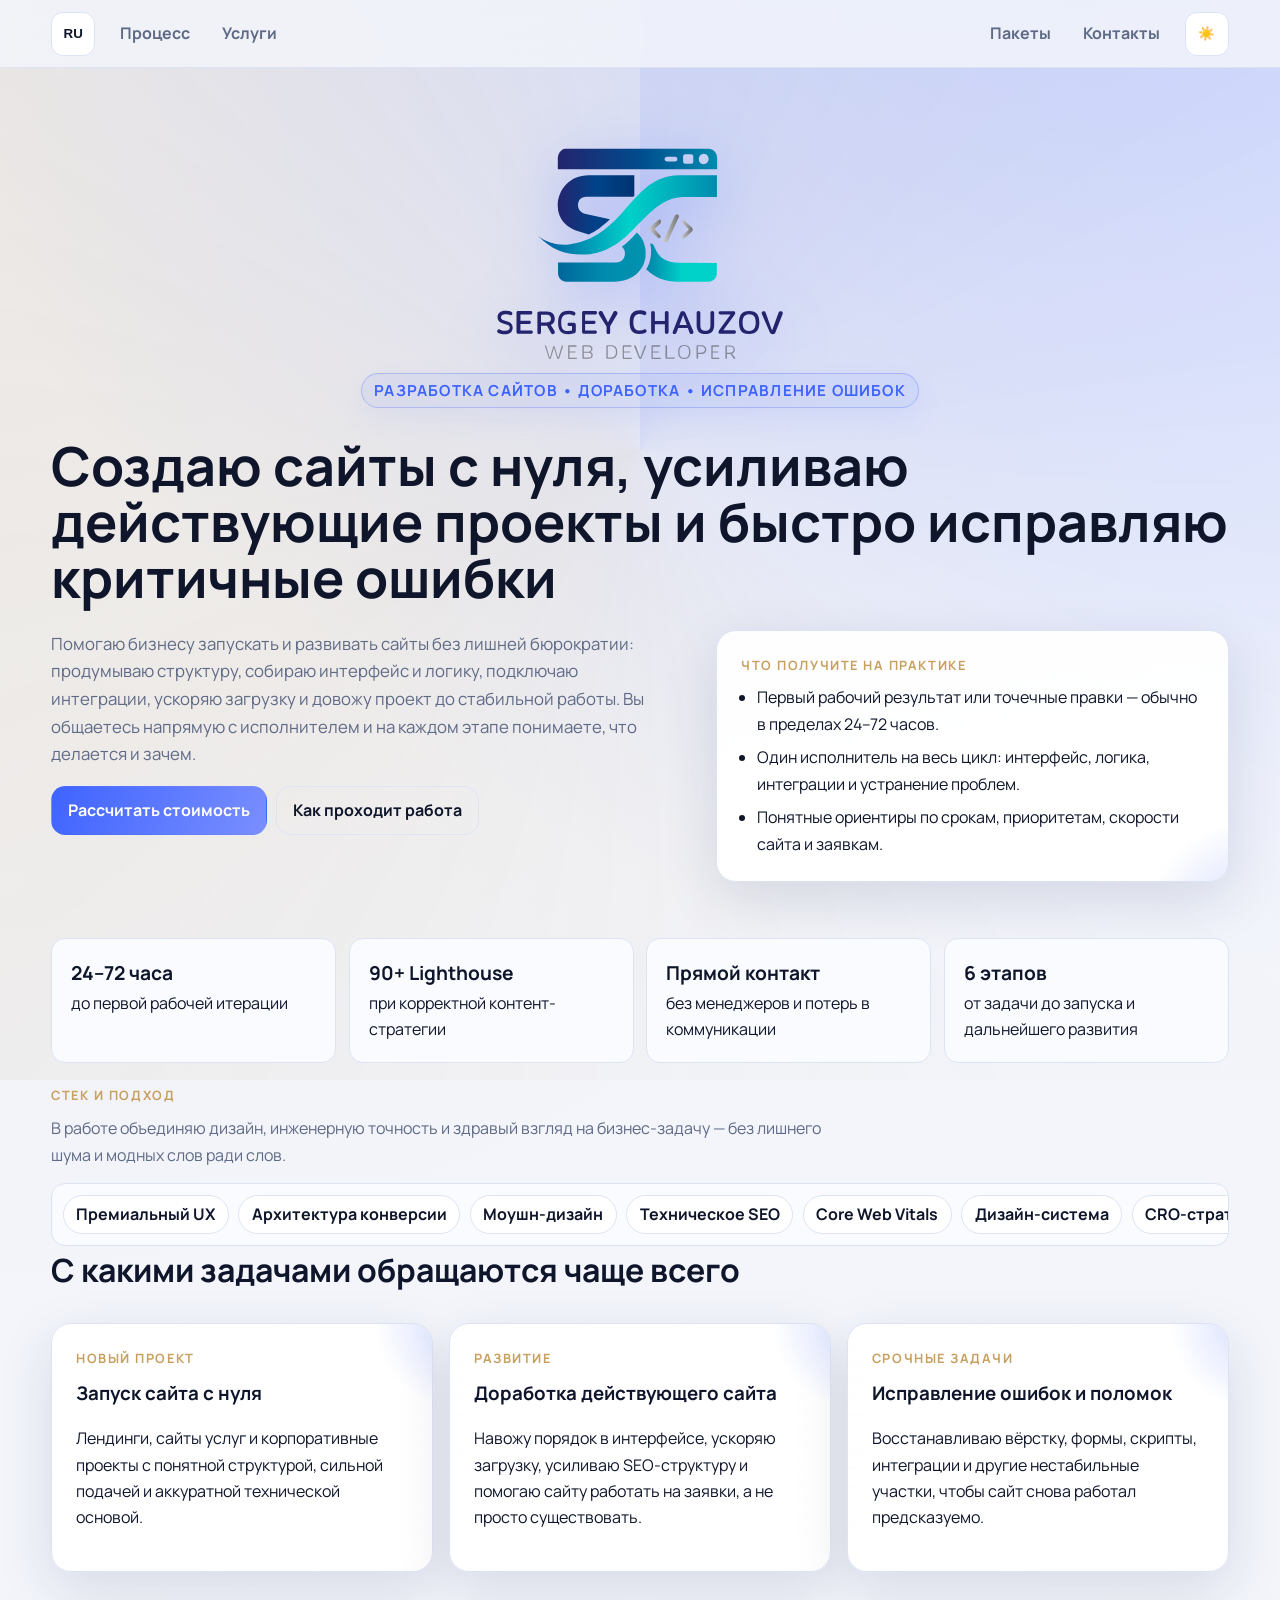
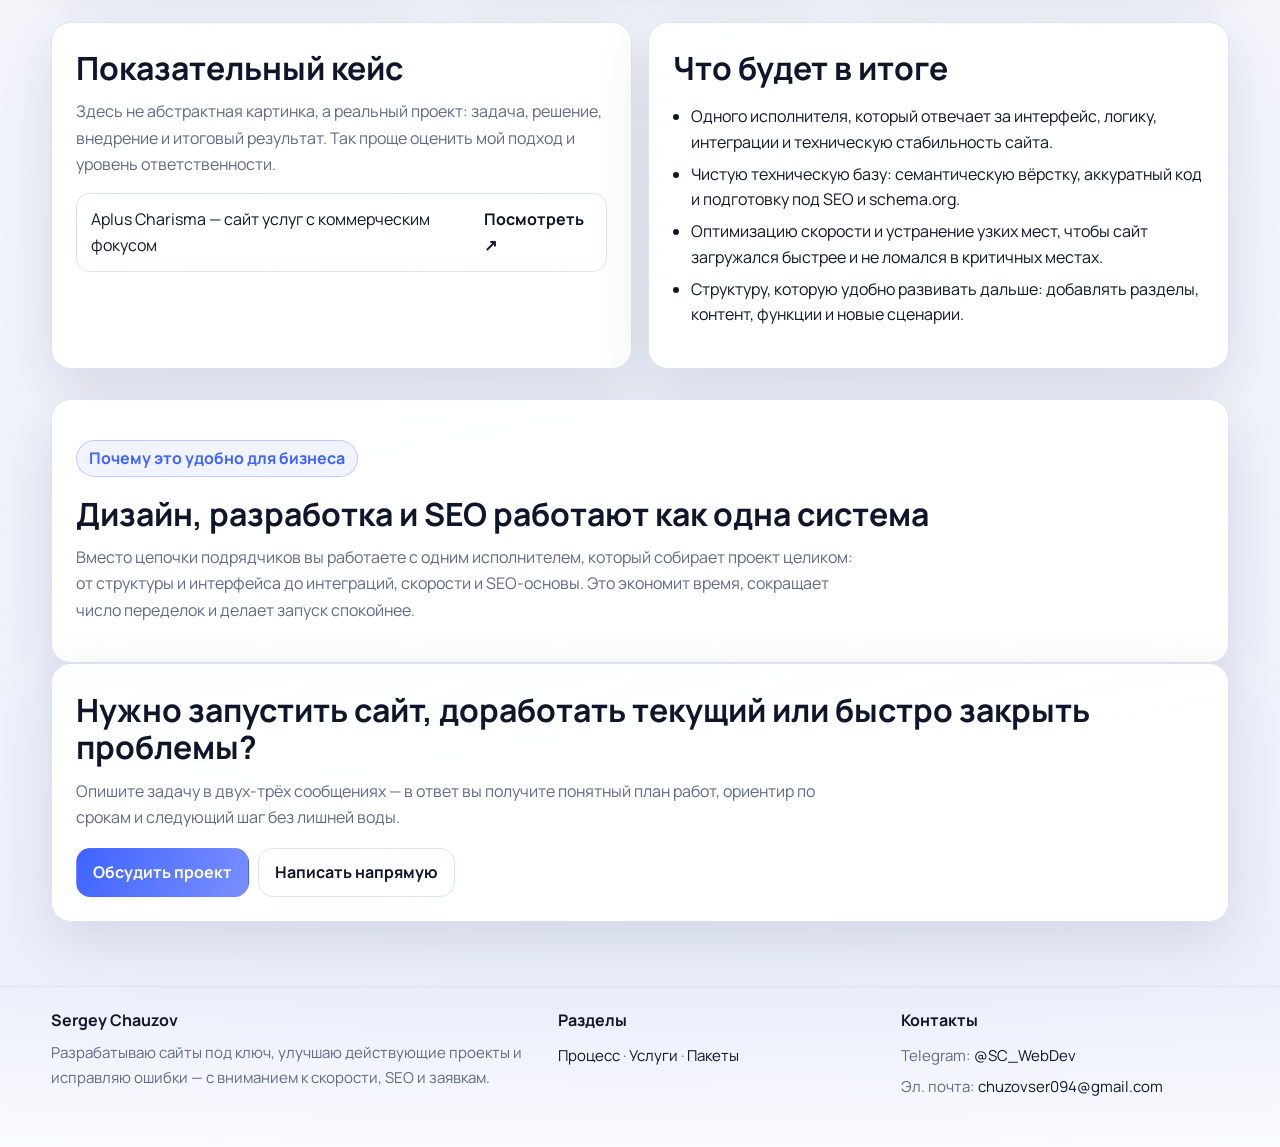
<file: index.html>
<!DOCTYPE html>
<html lang="ru">
<head>
  <meta charset="UTF-8" />
  <meta name="viewport" content="width=device-width, initial-scale=1.0" />
  <title>Sergey Chauzov — разработка сайтов, доработка и исправление ошибок</title>
  <meta name="description" content="Разработка сайтов под ключ, развитие действующих проектов и исправление ошибок. Упор на скорость, SEO и заявки." />
  <link rel="canonical" href="https://sergey-chauzov.dev/" />
  <link rel="alternate" hreflang="ru" href="https://sergey-chauzov.dev/" />
  <link rel="alternate" hreflang="en" href="https://sergey-chauzov.dev/?lang=en" />
  <link rel="alternate" hreflang="x-default" href="https://sergey-chauzov.dev/" />
  <meta property="og:type" content="website" />
  <meta property="og:title" content="Sergey Chauzov — разработка сайтов, доработка и исправление ошибок" />
  <meta property="og:description" content="Запуск сайтов с нуля, развитие действующих проектов и исправление ошибок с вниманием к скорости, SEO и заявкам." />
  <meta property="og:url" content="https://sergey-chauzov.dev/" />
  <meta property="og:image" content="https://sergey-chauzov.dev/logo.svg" />
  <link rel="icon" href="favicon.svg" type="image/svg+xml" />
  <link rel="stylesheet" href="styles.css" />
  <script defer src="script.js"></script>
</head>
<body class="home-page">
  <a class="skip-link" href="#main-content">Перейти к контенту</a>
  <header class="header">
    <div class="container topbar">
      <button id="langToggle" class="control-btn" aria-label="Переключить язык">RU</button>
      <nav class="nav" aria-label="Навигация слева">
        <a class="nav-link" href="development.html">Процесс</a>
        <a class="nav-link" href="services.html">Услуги</a>
      </nav>
      <div class="center-logo center-logo-placeholder" aria-hidden="true"></div>
      <nav class="nav" aria-label="Навигация справа">
        <a class="nav-link" href="pricing.html">Пакеты</a>
        <a class="nav-link" href="info.html">Контакты</a>
      </nav>
      <button class="burger" id="burgerBtn" aria-label="Открыть меню" aria-controls="mobileNav" aria-expanded="false"><span></span><span></span><span></span></button>
      <button id="themeToggle" class="control-btn" aria-label="Сменить тему">☀️</button>
    </div>
  </header>

  <main id="main-content">
    <section class="container hero hero-cinematic reveal">
      <div class="hero-brand">
        <img src="logo.svg" class="hero-brandmark site-logo-transition" alt="Полный логотип Sergey Chauzov" />
        <p id="heroBadge" class="hero-brandline">Разработка сайтов • Доработка • Исправление ошибок</p>
      </div>
      <h1 id="heroTitle">Создаю сайты с нуля, усиливаю действующие проекты и быстро исправляю критичные ошибки</h1>
      <div class="hero-copy">
        <p id="heroLead" class="lead">Помогаю бизнесу запускать и развивать сайты без лишней бюрократии: продумываю структуру, собираю интерфейс и логику, подключаю интеграции, ускоряю загрузку и довожу проект до стабильной работы. Вы общаетесь напрямую с исполнителем и на каждом этапе понимаете, что делается и зачем.</p>
        <div class="cta-row">
          <a id="ctaMain" class="btn btn-primary" href="pricing.html">Рассчитать стоимость</a>
          <a id="ctaProcess" class="btn" href="development.html">Как проходит работа</a>
        </div>
      </div>
      <aside class="hero-panel card">
        <p id="heroPanelTitle" class="eyebrow">Что получите на практике</p>
        <ul class="hero-checks">
          <li id="heroCheck1">Первый рабочий результат или точечные правки — обычно в пределах 24–72 часов.</li>
          <li id="heroCheck2">Один исполнитель на весь цикл: интерфейс, логика, интеграции и устранение проблем.</li>
          <li id="heroCheck3">Понятные ориентиры по срокам, приоритетам, скорости сайта и заявкам.</li>
        </ul>
      </aside>
    </section>

    <section class="container kpi-strip reveal">
      <div class="kpi"><strong id="kpi1v">24–72 часа</strong><span id="kpi1t">до первой рабочей итерации</span></div>
      <div class="kpi"><strong id="kpi2v">90+ Lighthouse</strong><span id="kpi2t">при корректной контент-стратегии</span></div>
      <div class="kpi"><strong id="kpi3v">Прямой контакт</strong><span id="kpi3t">без менеджеров и потерь в коммуникации</span></div>
      <div class="kpi"><strong id="kpi4v">6 этапов</strong><span id="kpi4t">от задачи до запуска и дальнейшего развития</span></div>
    </section>


    <section class="container marquee-shell reveal">
      <p id="marqueeTitle" class="eyebrow">Стек и подход</p>
      <p id="marqueeLead" class="section-lead">В работе объединяю дизайн, инженерную точность и здравый взгляд на бизнес-задачу — без лишнего шума и модных слов ради слов.</p>
      <div class="marquee" aria-label="Технологии и направления">
        <div class="marquee-track">
          <span>Премиальный UX</span><span>Архитектура конверсии</span><span>Моушн-дизайн</span><span>Техническое SEO</span><span>Core Web Vitals</span><span>Дизайн-система</span><span>CRO-стратегия</span>
          <span>Премиальный UX</span><span>Архитектура конверсии</span><span>Моушн-дизайн</span><span>Техническое SEO</span><span>Core Web Vitals</span><span>Дизайн-система</span><span>CRO-стратегия</span>
        </div>
      </div>
    </section>

    <section class="container reveal">
      <h2 id="workTitle" class="section-title">С какими задачами обращаются чаще всего</h2>
      <div class="grid three">
        <article class="card cinematic-card">
          <p class="eyebrow" id="workCard1Tag">Новый проект</p>
          <h3 id="workCard1Title">Запуск сайта с нуля</h3>
          <p id="workCard1Text">Лендинги, сайты услуг и корпоративные проекты с понятной структурой, сильной подачей и аккуратной технической основой.</p>
        </article>
        <article class="card cinematic-card">
          <p class="eyebrow" id="workCard2Tag">Развитие</p>
          <h3 id="workCard2Title">Доработка действующего сайта</h3>
          <p id="workCard2Text">Навожу порядок в интерфейсе, ускоряю загрузку, усиливаю SEO-структуру и помогаю сайту работать на заявки, а не просто существовать.</p>
        </article>
        <article class="card cinematic-card">
          <p class="eyebrow" id="workCard3Tag">Срочные задачи</p>
          <h3 id="workCard3Title">Исправление ошибок и поломок</h3>
          <p id="workCard3Text">Восстанавливаю вёрстку, формы, скрипты, интеграции и другие нестабильные участки, чтобы сайт снова работал предсказуемо.</p>
        </article>
      </div>
    </section>

    <section class="container grid two reveal">
      <article class="card">
        <h2 id="caseTitle" class="section-title">Показательный кейс</h2>
        <p id="caseLead" class="section-lead">Здесь не абстрактная картинка, а реальный проект: задача, решение, внедрение и итоговый результат. Так проще оценить мой подход и уровень ответственности.</p>
        <a class="showcase-link" href="https://aplus-charisma.ru/" target="_blank" rel="noopener noreferrer">
          <span id="caseLinkLabel">Aplus Charisma — сайт услуг с коммерческим фокусом</span><strong id="caseLinkCta">Посмотреть ↗</strong>
        </a>
      </article>
      <article class="card">
        <h2 id="resultTitle" class="section-title">Что будет в итоге</h2>
        <ul>
          <li id="resultLi1">Одного исполнителя, который отвечает за интерфейс, логику, интеграции и техническую стабильность сайта.</li>
          <li id="resultLi2">Чистую техническую базу: семантическую вёрстку, аккуратный код и подготовку под SEO и schema.org.</li>
          <li id="resultLi3">Оптимизацию скорости и устранение узких мест, чтобы сайт загружался быстрее и не ломался в критичных местах.</li>
          <li id="resultLi4">Структуру, которую удобно развивать дальше: добавлять разделы, контент, функции и новые сценарии.</li>
        </ul>
      </article>
    </section>

    <section class="container card reveal">
      <p class="badge">Почему это удобно для бизнеса</p>
      <h2 class="section-title">Дизайн, разработка и SEO работают как одна система</h2>
      <p class="section-lead">Вместо цепочки подрядчиков вы работаете с одним исполнителем, который собирает проект целиком: от структуры и интерфейса до интеграций, скорости и SEO-основы. Это экономит время, сокращает число переделок и делает запуск спокойнее.</p>
    </section>

    <section class="container card reveal">
      <h2 id="finalTitle" class="section-title">Нужно запустить сайт, доработать текущий или быстро закрыть проблемы?</h2>
      <p id="finalLead" class="section-lead">Опишите задачу в двух-трёх сообщениях — в ответ вы получите понятный план работ, ориентир по срокам и следующий шаг без лишней воды.</p>
      <div class="cta-row">
        <a id="finalCta1" class="btn btn-primary" href="pricing.html">Обсудить проект</a>
        <a id="finalCta2" class="btn" href="info.html">Написать напрямую</a>
      </div>
    </section>
  </main>

  <footer class="site-footer">
    <div class="container footer-grid">
      <div>
        <strong>Sergey Chauzov</strong>
        <p id="footerLead" class="footer-meta">Разрабатываю сайты под ключ, улучшаю действующие проекты и исправляю ошибки — с вниманием к скорости, SEO и заявкам.</p>
      </div>
      <div>
        <strong id="footerSectionsTitle">Разделы</strong>
        <p class="footer-meta"><a href="development.html">Процесс</a> · <a href="services.html">Услуги</a> · <a href="pricing.html">Пакеты</a></p>
      </div>
      <div>
        <strong id="footerContactTitle">Контакты</strong>
        <p class="footer-meta">Telegram: <a href="https://t.me/SC_WebDev" target="_blank" rel="noopener noreferrer">@SC_WebDev</a><br />Эл. почта: <a href="mailto:chuzovser094@gmail.com">chuzovser094@gmail.com</a></p>
      </div>
    </div>

  </footer>
  <nav class="mobile-nav" id="mobileNav" aria-label="Мобильная навигация" aria-hidden="true">
    <button class="mobile-nav-backdrop" type="button" data-menu-close tabindex="-1" aria-hidden="true"></button>
    <div class="mobile-nav-panel" role="dialog" aria-modal="true" aria-label="Мобильное меню">
      <div class="mobile-nav-head">
        <p class="mobile-nav-caption">Главная</p>
        <button class="mobile-nav-close" id="mobileNavClose" aria-label="Закрыть меню">✕</button>
      </div>
      <div class="mobile-nav-links">
        <a href="index.html">Главная</a>
        <a href="development.html">Процесс</a>
        <a href="services.html">Услуги</a>
        <a href="pricing.html">Пакеты</a>
        <a href="info.html">Контакты</a>
      </div>
    </div>
  </nav>
  <button class="back-to-top" id="backToTop" aria-label="Наверх">↑</button>
</body>
</html>
</file>
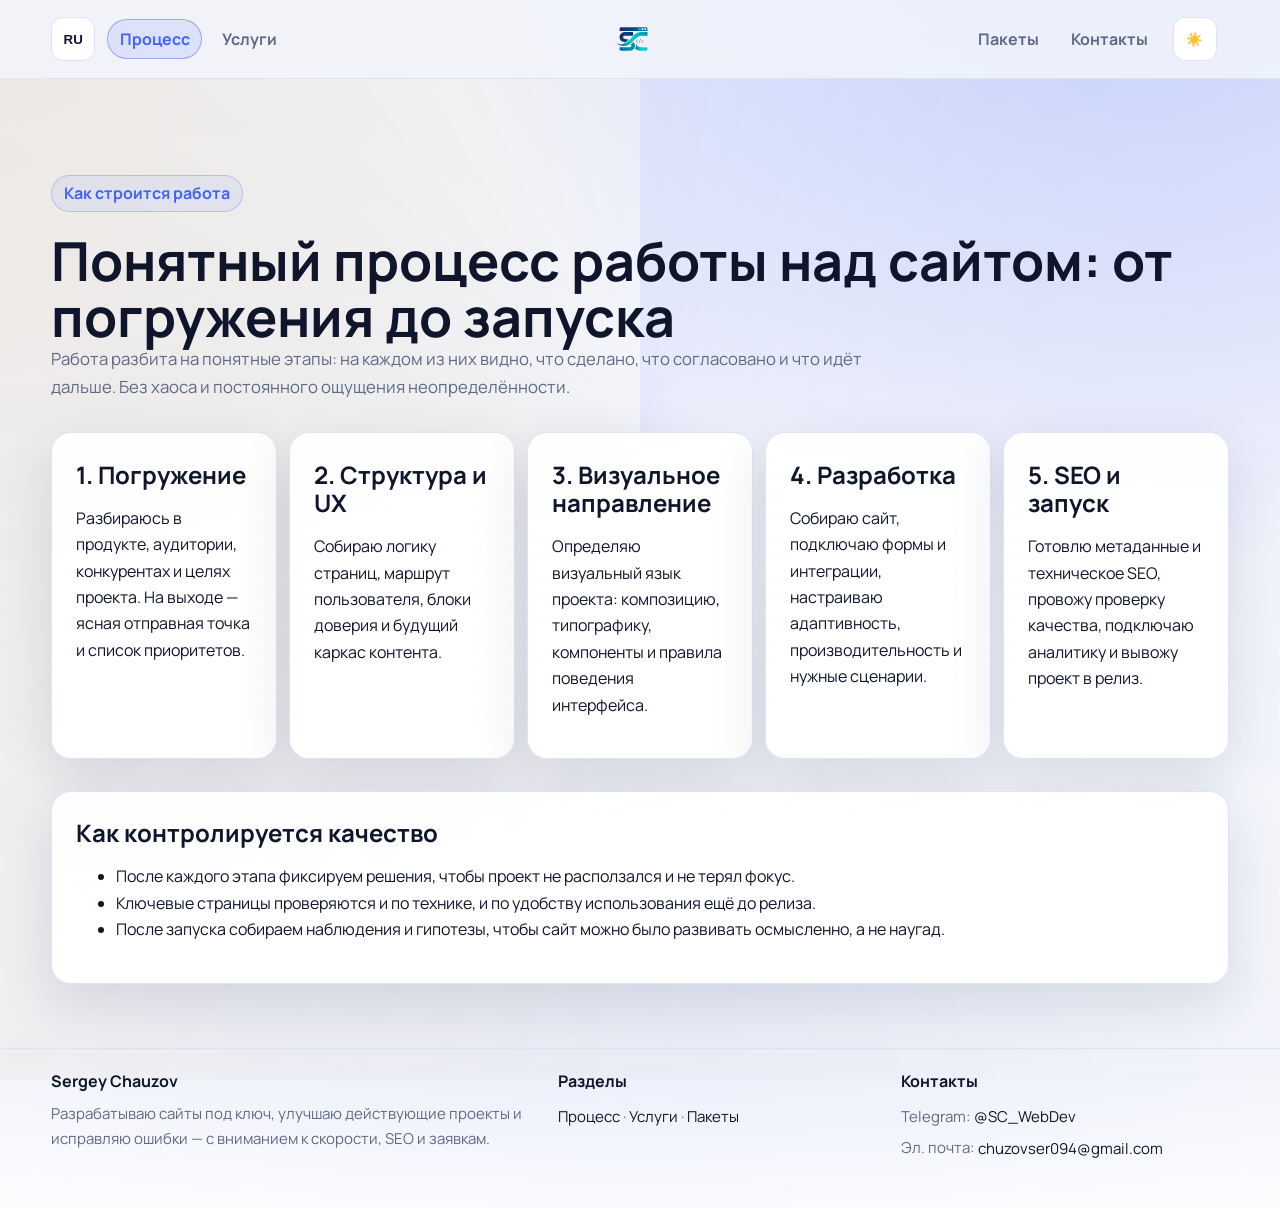
<file: development.html>
<!DOCTYPE html>
<html lang="ru">
<head>
  <meta charset="UTF-8" />
  <meta name="viewport" content="width=device-width, initial-scale=1.0" />
  <title>Sergey Chauzov — как строится работа над сайтом</title>
  <meta name="description" content="Понятный процесс работы над сайтом: анализ, структура, дизайн, разработка, SEO и запуск без хаоса." />
  <link rel="canonical" href="https://sergey-chauzov.dev/development.html" />
  <link rel="alternate" hreflang="ru" href="https://sergey-chauzov.dev/development.html" />
  <link rel="alternate" hreflang="en" href="https://sergey-chauzov.dev/development.html?lang=en" />
  <link rel="stylesheet" href="styles.css" />
  <script defer src="script.js"></script>
</head>
<body>
  <header class="header">
    <div class="container topbar">
      <button id="langToggle" class="control-btn" aria-label="Переключить язык">RU</button>
      <nav class="nav"><a class="nav-link active" href="development.html">Процесс</a><a class="nav-link" href="services.html">Услуги</a></nav>
      <a class="center-logo" href="index.html" aria-label="На главную"><img src="smalllogo.svg" class="small-logo site-logo-transition" alt="Логотип" /></a>
      <nav class="nav"><a class="nav-link" href="pricing.html">Пакеты</a><a class="nav-link" href="info.html">Контакты</a></nav>
      <button class="burger" id="burgerBtn" aria-label="Открыть меню" aria-controls="mobileNav" aria-expanded="false"><span></span><span></span><span></span></button>
      <button id="themeToggle" class="control-btn" aria-label="Сменить тему">☀️</button>
    </div>
  </header>

  <main>
    <section class="container hero reveal">
      <p id="devBadge" class="badge">Как строится работа</p>
      <h1 id="devTitle">Понятный процесс работы над сайтом: от погружения до запуска</h1>
      <p id="devLead" class="lead">Работа разбита на понятные этапы: на каждом из них видно, что сделано, что согласовано и что идёт дальше. Без хаоса и постоянного ощущения неопределённости.</p>
    </section>

    <section class="container roadmap reveal">
      <article class="card"><h2 id="devP1Title">1. Погружение</h2><p id="devP1Text">Разбираюсь в продукте, аудитории, конкурентах и целях проекта. На выходе — ясная отправная точка и список приоритетов.</p></article>
      <article class="card"><h2 id="devP2Title">2. Структура и UX</h2><p id="devP2Text">Собираю логику страниц, маршрут пользователя, блоки доверия и будущий каркас контента.</p></article>
      <article class="card"><h2 id="devP3Title">3. Визуальное направление</h2><p id="devP3Text">Определяю визуальный язык проекта: композицию, типографику, компоненты и правила поведения интерфейса.</p></article>
      <article class="card"><h2 id="devP4Title">4. Разработка</h2><p id="devP4Text">Собираю сайт, подключаю формы и интеграции, настраиваю адаптивность, производительность и нужные сценарии.</p></article>
      <article class="card"><h2 id="devP5Title">5. SEO и запуск</h2><p id="devP5Text">Готовлю метаданные и техническое SEO, провожу проверку качества, подключаю аналитику и вывожу проект в релиз.</p></article>
    </section>

    <section class="container card reveal">
      <h2 id="devQualityTitle">Как контролируется качество</h2>
      <ul>
        <li id="devQualityLi1">После каждого этапа фиксируем решения, чтобы проект не расползался и не терял фокус.</li>
        <li id="devQualityLi2">Ключевые страницы проверяются и по технике, и по удобству использования ещё до релиза.</li>
        <li id="devQualityLi3">После запуска собираем наблюдения и гипотезы, чтобы сайт можно было развивать осмысленно, а не наугад.</li>
      </ul>
    </section>
  </main>

  <footer class="site-footer">
    <div class="container footer-grid">
      <div>
        <strong>Sergey Chauzov</strong>
        <p id="footerLead" class="footer-meta">Разрабатываю сайты под ключ, улучшаю действующие проекты и исправляю ошибки — с вниманием к скорости, SEO и заявкам.</p>
      </div>
      <div>
        <strong id="footerSectionsTitle">Разделы</strong>
        <p class="footer-meta"><a href="development.html">Процесс</a> · <a href="services.html">Услуги</a> · <a href="pricing.html">Пакеты</a></p>
      </div>
      <div>
        <strong id="footerContactTitle">Контакты</strong>
        <p class="footer-meta">Telegram: <a href="https://t.me/SC_WebDev" target="_blank" rel="noopener noreferrer">@SC_WebDev</a><br />Эл. почта: <a href="mailto:chuzovser094@gmail.com">chuzovser094@gmail.com</a></p>
      </div>
    </div>
  </footer>
  <nav class="mobile-nav" id="mobileNav" aria-label="Мобильная навигация" aria-hidden="true">
    <button class="mobile-nav-backdrop" type="button" data-menu-close tabindex="-1" aria-hidden="true"></button>
    <div class="mobile-nav-panel" role="dialog" aria-modal="true" aria-label="Мобильное меню">
      <div class="mobile-nav-head">
        <p class="mobile-nav-caption">Процесс</p>
        <button class="mobile-nav-close" id="mobileNavClose" aria-label="Закрыть меню">✕</button>
      </div>
      <div class="mobile-nav-links">
        <a href="index.html">Главная</a>
        <a href="development.html">Процесс</a>
        <a href="services.html">Услуги</a>
        <a href="pricing.html">Пакеты</a>
        <a href="info.html">Контакты</a>
      </div>
    </div>
  </nav>
  <button class="back-to-top" id="backToTop" aria-label="Наверх">↑</button>
</body>
</html>
</file>
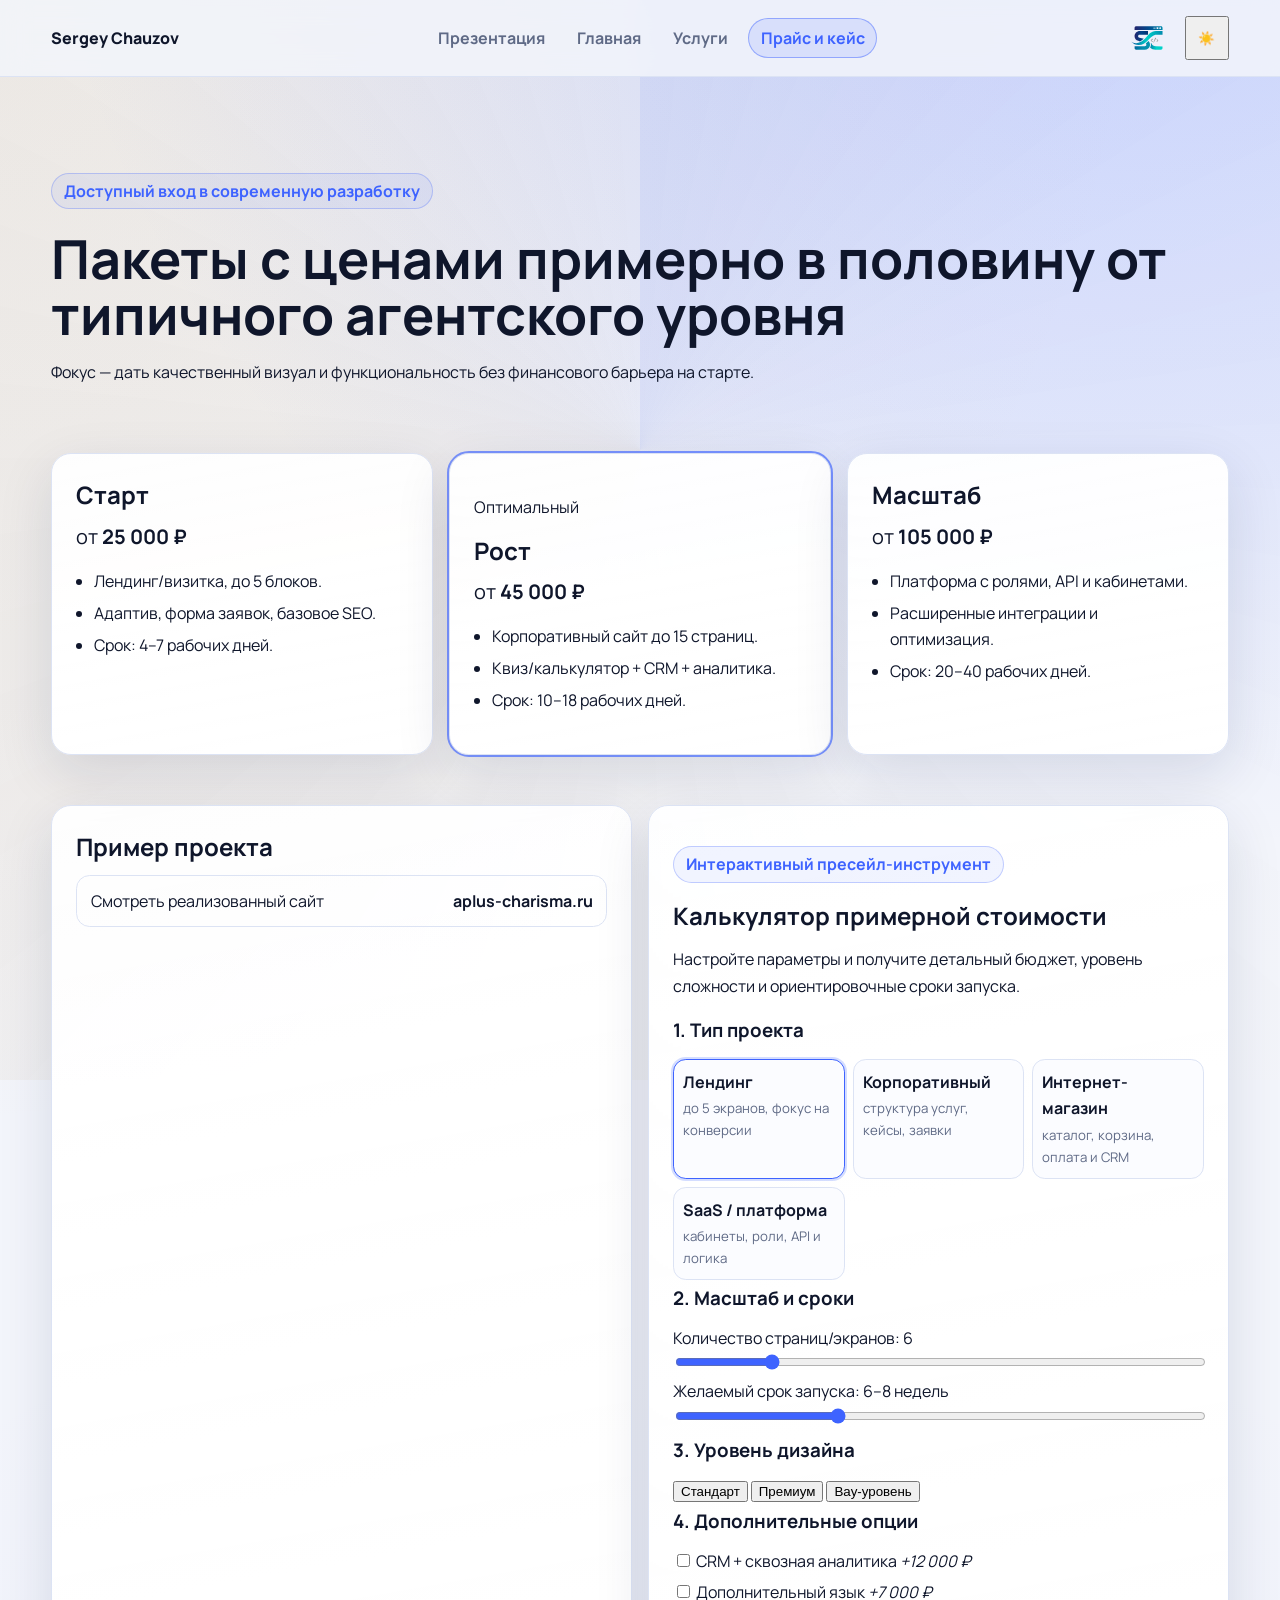
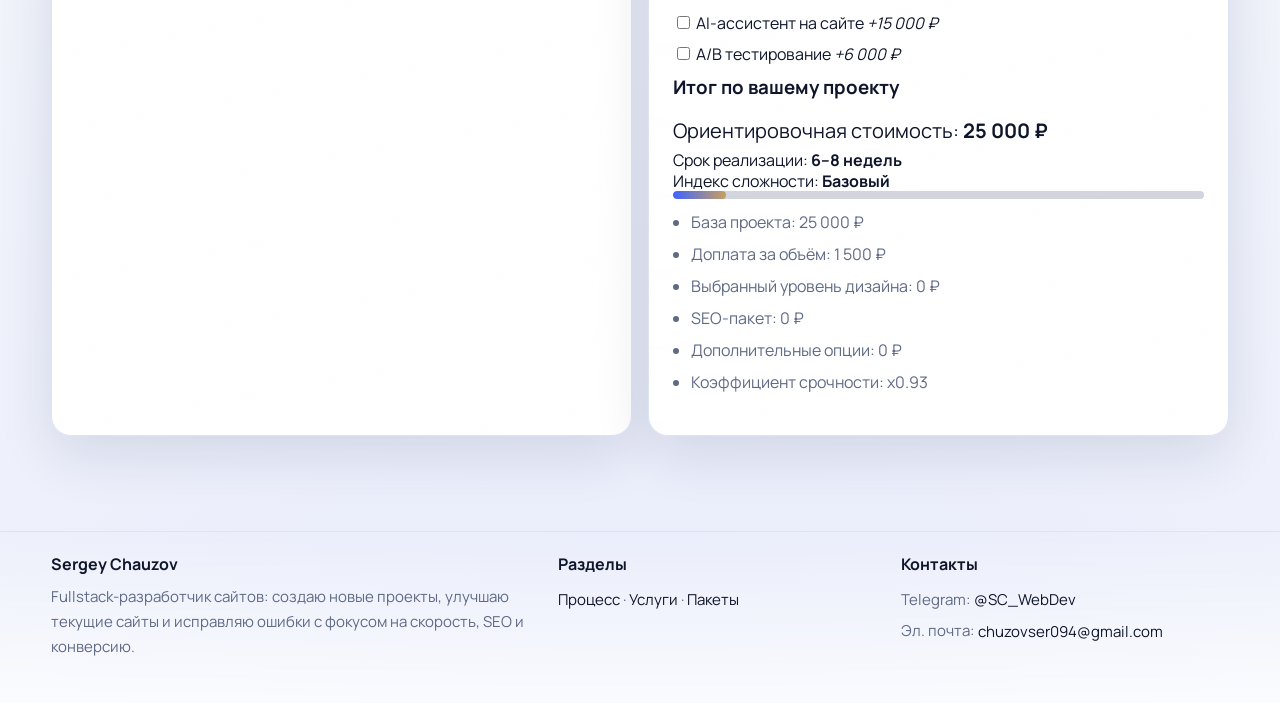
<file: example.html>
<!DOCTYPE html>
<html lang="ru">
<head>
  <meta charset="UTF-8" />
  <meta name="viewport" content="width=device-width, initial-scale=1.0" />
  <title>Sergey Chauzov — Прайс и кейс</title>
  <link rel="stylesheet" href="styles.css" />
  <script defer src="script.js"></script>
</head>
<body>
  <header class="header">
    <div class="container nav-wrap">
      <a class="brand" href="presentation.html">Sergey Chauzov</a>
      <nav class="nav">
        <a class="nav-link" href="presentation.html">Презентация</a>
        <a class="nav-link" href="index.html">Главная</a>
        <a class="nav-link" href="services.html">Возможности</a>
        <a class="nav-link active" href="example.html">Прайс и кейс</a>
      </nav>
      <div class="header-right">
        <img class="small-logo site-logo-transition" src="smalllogo.svg" alt="Логотип Sergey Chauzov" />
        <button class="burger" id="burgerBtn" aria-label="Открыть меню" aria-controls="mobileNav" aria-expanded="false"><span></span><span></span><span></span></button>
        <button id="themeToggle" class="theme-btn" aria-label="Сменить тему">🌓</button>
      </div>
    </div>
  </header>

  <main>
    <section class="hero container reveal">
      <p class="badge">Доступный вход в современную разработку</p>
      <h1>Пакеты с ценами примерно в половину от типичного агентского уровня</h1>
      <p>Фокус — дать качественный визуал и функциональность без финансового барьера на старте.</p>
    </section>

    <section class="container grid three pricing-grid">
      <article class="card pricing-card reveal">
        <h2>Старт</h2>
        <p class="price">от <strong>25 000 ₽</strong></p>
        <ul>
          <li>Лендинг/визитка, до 5 блоков.</li>
          <li>Адаптив, форма заявок, базовое SEO.</li>
          <li>Срок: 4–7 рабочих дней.</li>
        </ul>
      </article>
      <article class="card pricing-card featured reveal">
        <p class="chip">Оптимальный</p>
        <h2>Рост</h2>
        <p class="price">от <strong>45 000 ₽</strong></p>
        <ul>
          <li>Корпоративный сайт до 15 страниц.</li>
          <li>Квиз/калькулятор + CRM + аналитика.</li>
          <li>Срок: 10–18 рабочих дней.</li>
        </ul>
      </article>
      <article class="card pricing-card reveal">
        <h2>Масштаб</h2>
        <p class="price">от <strong>105 000 ₽</strong></p>
        <ul>
          <li>Платформа с ролями, API и кабинетами.</li>
          <li>Расширенные интеграции и оптимизация.</li>
          <li>Срок: 20–40 рабочих дней.</li>
        </ul>
      </article>
    </section>

    <section class="container grid two">
      <article class="card reveal case-link-card">
        <h2>Пример проекта</h2>
        <a class="showcase-link" href="https://aplus-charisma.ru/" target="_blank" rel="noopener noreferrer">
          <span>Смотреть реализованный сайт</span>
          <strong>aplus-charisma.ru</strong>
        </a>
      </article>

      <article class="card calculator calculator-pro reveal" data-calculator>
        <div class="calc-header">
          <p class="badge">Интерактивный пресейл-инструмент</p>
          <h2>Калькулятор примерной стоимости</h2>
          <p>Настройте параметры и получите детальный бюджет, уровень сложности и ориентировочные сроки запуска.</p>
        </div>

        <div class="calc-layout">
          <div class="calc-controls">
            <section class="calc-block">
              <h3>1. Тип проекта</h3>
              <div class="type-cards" id="projectTypeCards">
                <label class="type-card active">
                  <input type="radio" name="projectType" value="25000" data-label="Лендинг / визитка" checked />
                  <strong>Лендинг</strong>
                  <span>до 5 экранов, фокус на конверсии</span>
                </label>
                <label class="type-card">
                  <input type="radio" name="projectType" value="45000" data-label="Корпоративный сайт" />
                  <strong>Корпоративный</strong>
                  <span>структура услуг, кейсы, заявки</span>
                </label>
                <label class="type-card">
                  <input type="radio" name="projectType" value="80000" data-label="Интернет-магазин" />
                  <strong>Интернет-магазин</strong>
                  <span>каталог, корзина, оплата и CRM</span>
                </label>
                <label class="type-card">
                  <input type="radio" name="projectType" value="105000" data-label="Веб-платформа / SaaS" />
                  <strong>SaaS / платформа</strong>
                  <span>кабинеты, роли, API и логика</span>
                </label>
              </div>
            </section>

            <section class="calc-block">
              <h3>2. Масштаб и сроки</h3>
              <label class="range-label">Количество страниц/экранов: <output id="pageCountOutput">6</output></label>
              <input id="pageCount" type="range" min="1" max="30" value="6" />

              <label class="range-label">Желаемый срок запуска: <output id="deadlineOutput">5 недель</output></label>
              <input id="deadline" type="range" min="2" max="12" value="5" />
            </section>

            <section class="calc-block">
              <h3>3. Уровень дизайна</h3>
              <div class="segmented" id="designLevel">
                <button type="button" class="segment active" data-multiplier="1" data-label="Стандарт">Стандарт</button>
                <button type="button" class="segment" data-multiplier="1.2" data-label="Премиум">Премиум</button>
                <button type="button" class="segment" data-multiplier="1.45" data-label="Вау-уровень">Вау-уровень</button>
              </div>
            </section>

            <section class="calc-block">
              <h3>4. Дополнительные опции</h3>
              <label class="addon-item"><input type="checkbox" class="calc-addon" value="12000" data-label="CRM + сквозная аналитика" /> CRM + сквозная аналитика <em>+12 000 ₽</em></label>
              <label class="addon-item"><input type="checkbox" class="calc-addon" value="7000" data-label="Дополнительный язык" /> Дополнительный язык <em>+7 000 ₽</em></label>
              <label class="addon-item"><input type="checkbox" class="calc-addon" value="15000" data-label="AI-ассистент на сайте" /> AI-ассистент на сайте <em>+15 000 ₽</em></label>
              <label class="addon-item"><input type="checkbox" class="calc-addon" value="6000" data-label="A/B тестирование" /> A/B тестирование <em>+6 000 ₽</em></label>
            </section>
          </div>

          <aside class="calc-summary" aria-live="polite">
            <h3>Итог по вашему проекту</h3>
            <p class="estimate">Ориентировочная стоимость: <strong id="estimateValue">25 000 ₽</strong></p>
            <p class="timeline">Срок реализации: <strong id="estimateTimeline">4–5 недель</strong></p>
            <p class="complexity">Индекс сложности: <strong id="complexityValue">Базовый</strong></p>
            <div class="complexity-bar" aria-hidden="true"><span id="complexityMeter"></span></div>
            <ul id="estimateBreakdown" class="estimate-breakdown"></ul>
          </aside>
        </div>
      </article>
    </section>
  </main>

  <footer class="site-footer">
    <div class="container footer-grid">
      <div>
        <strong>Sergey Chauzov</strong>
        <p class="footer-meta">Fullstack-разработчик сайтов: создаю новые проекты, улучшаю текущие сайты и исправляю ошибки с фокусом на скорость, SEO и конверсию.</p>
      </div>
      <div>
        <strong>Разделы</strong>
        <p class="footer-meta"><a href="development.html">Процесс</a> · <a href="services.html">Услуги</a> · <a href="pricing.html">Пакеты</a></p>
      </div>
      <div>
        <strong>Контакты</strong>
        <p class="footer-meta">Telegram: <a href="https://t.me/SC_WebDev" target="_blank" rel="noopener noreferrer">@SC_WebDev</a><br />Эл. почта: <a href="mailto:chuzovser094@gmail.com">chuzovser094@gmail.com</a></p>
      </div>
    </div>
  </footer>
  <nav class="mobile-nav" id="mobileNav" aria-label="Мобильная навигация" aria-hidden="true">
    <button class="mobile-nav-backdrop" type="button" data-menu-close tabindex="-1" aria-hidden="true"></button>
    <div class="mobile-nav-panel" role="dialog" aria-modal="true" aria-label="Мобильное меню">
      <div class="mobile-nav-head">
        <p class="mobile-nav-caption">Прайс и кейс</p>
        <button class="mobile-nav-close" id="mobileNavClose" aria-label="Закрыть меню">✕</button>
      </div>
      <div class="mobile-nav-links">
        <a href="presentation.html">Презентация</a>
        <a href="index.html">Главная</a>
        <a href="services.html">Возможности</a>
        <a href="example.html">Прайс и кейс</a>
        <a href="info.html">Контакты</a>
      </div>
    </div>
  </nav>
  <button class="back-to-top" id="backToTop" aria-label="Наверх">↑</button>
</body>
</html>
</file>
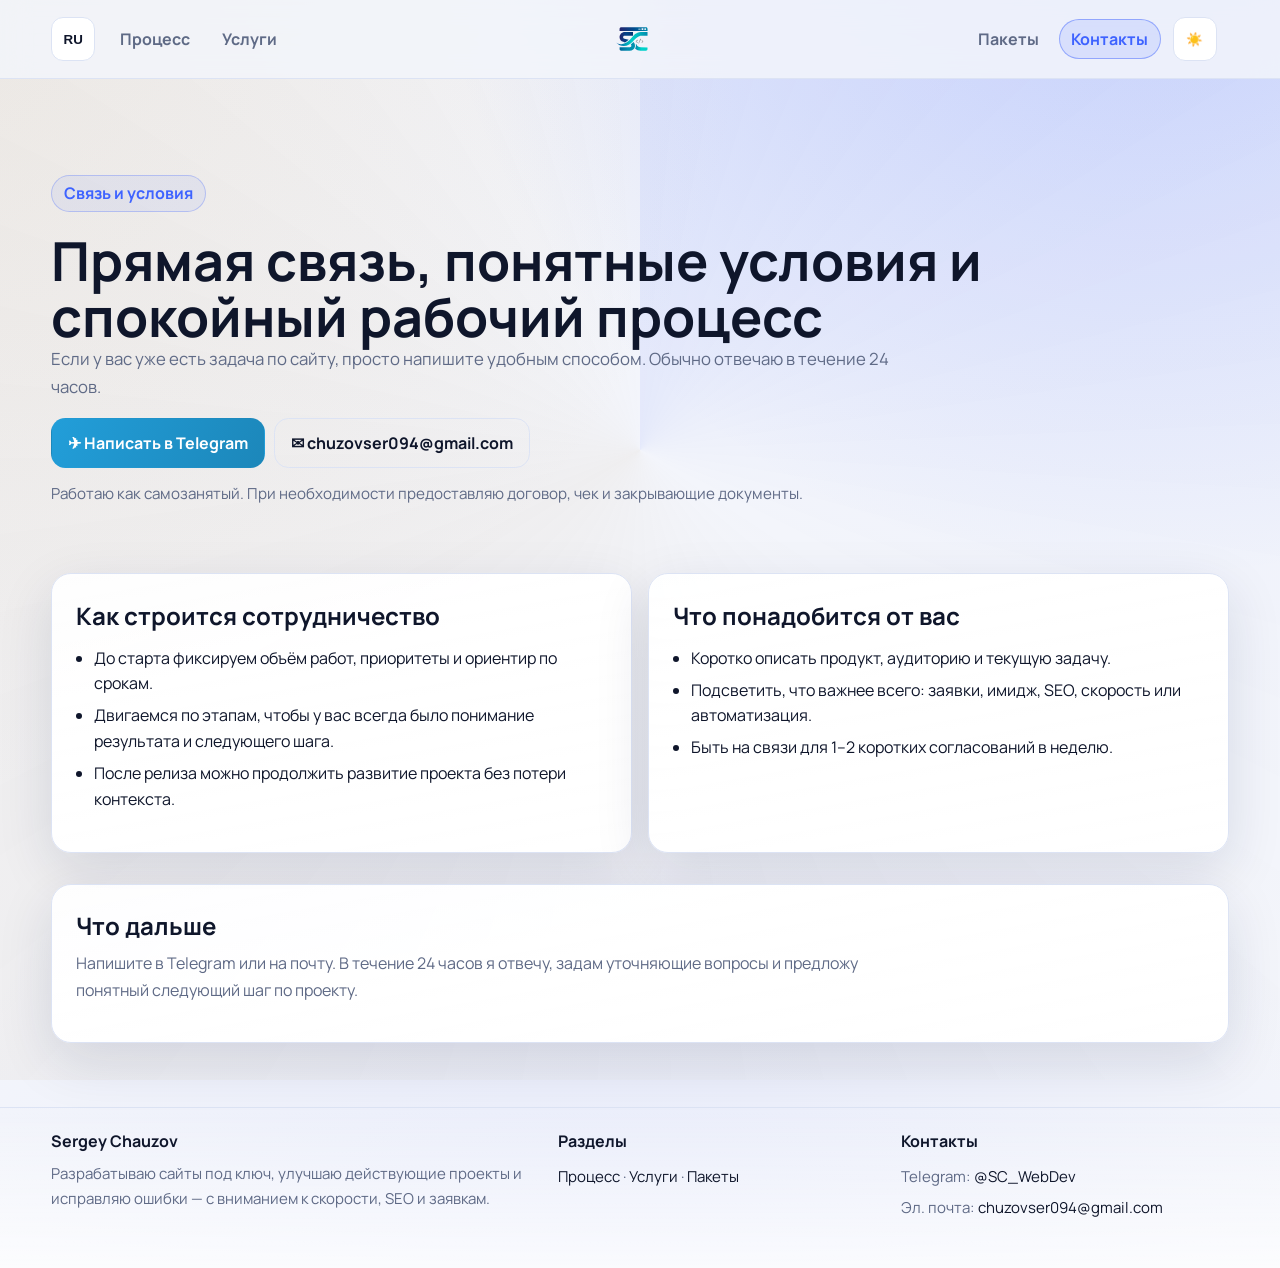
<file: info.html>
<!DOCTYPE html>
<html lang="ru">
<head>
  <meta charset="UTF-8" />
  <meta name="viewport" content="width=device-width, initial-scale=1.0" />
  <title>Sergey Chauzov — связь и условия работы</title>
  <meta name="description" content="Контакты, понятные условия сотрудничества и поддержка по сайту после запуска." />
  <link rel="canonical" href="https://sergey-chauzov.dev/info.html" />
  <link rel="alternate" hreflang="ru" href="https://sergey-chauzov.dev/info.html" />
  <link rel="alternate" hreflang="en" href="https://sergey-chauzov.dev/info.html?lang=en" />
  <link rel="icon" href="favicon.svg" type="image/svg+xml" />
  <link rel="stylesheet" href="styles.css" />
  <script defer src="script.js"></script>
</head>
<body>
  <header class="header">
    <div class="container topbar">
      <button id="langToggle" class="control-btn" aria-label="Переключить язык">RU</button>
      <nav class="nav"><a class="nav-link" href="development.html">Процесс</a><a class="nav-link" href="services.html">Услуги</a></nav>
      <a class="center-logo" href="index.html" aria-label="На главную"><img src="smalllogo.svg" class="small-logo site-logo-transition" alt="Логотип" /></a>
      <nav class="nav"><a class="nav-link" href="pricing.html">Пакеты</a><a class="nav-link active" href="info.html">Контакты</a></nav>
            <button class="burger" id="burgerBtn" aria-label="Открыть меню" aria-controls="mobileNav" aria-expanded="false"><span></span><span></span><span></span></button>
      <button id="themeToggle" class="control-btn" aria-label="Сменить тему">☀️</button>
    </div>
  </header>

  <main>
    <section class="container hero reveal">
      <p id="infoBadge" class="badge">Связь и условия</p>
      <h1 id="infoTitle">Прямая связь, понятные условия и спокойный рабочий процесс</h1>
      <p id="infoLead" class="lead">Если у вас уже есть задача по сайту, просто напишите удобным способом. Обычно отвечаю в течение 24 часов.</p>
      <div class="cta-row">
        <a class="btn btn-primary" href="https://t.me/SC_WebDev" target="_blank" rel="noopener noreferrer">✈ Написать в Telegram</a>
        <a class="btn" href="mailto:chuzovser094@gmail.com">✉ chuzovser094@gmail.com</a>
      </div>
      <p id="infoLegal" class="legal" style="margin-top:.85rem">Работаю как самозанятый. При необходимости предоставляю договор, чек и закрывающие документы.</p>
    </section>

    <section class="container grid two reveal">
      <article class="card">
        <h2 id="infoModelTitle">Как строится сотрудничество</h2>
        <ul>
          <li id="infoModelLi1">До старта фиксируем объём работ, приоритеты и ориентир по срокам.</li>
          <li id="infoModelLi2">Двигаемся по этапам, чтобы у вас всегда было понимание результата и следующего шага.</li>
          <li id="infoModelLi3">После релиза можно продолжить развитие проекта без потери контекста.</li>
        </ul>
      </article>
      <article class="card">
        <h2 id="infoNeedTitle">Что понадобится от вас</h2>
        <ul>
          <li id="infoNeedLi1">Коротко описать продукт, аудиторию и текущую задачу.</li>
          <li id="infoNeedLi2">Подсветить, что важнее всего: заявки, имидж, SEO, скорость или автоматизация.</li>
          <li id="infoNeedLi3">Быть на связи для 1–2 коротких согласований в неделю.</li>
        </ul>
      </article>
    </section>

    <section class="container card reveal">
      <h2 id="infoNextTitle">Что дальше</h2>
      <p id="infoNextText" class="section-lead">Напишите в Telegram или на почту. В течение 24 часов я отвечу, задам уточняющие вопросы и предложу понятный следующий шаг по проекту.</p>
    </section>
  </main>

  <footer class="site-footer">
    <div class="container footer-grid">
      <div>
        <strong>Sergey Chauzov</strong>
        <p id="footerLead" class="footer-meta">Разрабатываю сайты под ключ, улучшаю действующие проекты и исправляю ошибки — с вниманием к скорости, SEO и заявкам.</p>
      </div>
      <div>
        <strong id="footerSectionsTitle">Разделы</strong>
        <p class="footer-meta"><a href="development.html">Процесс</a> · <a href="services.html">Услуги</a> · <a href="pricing.html">Пакеты</a></p>
      </div>
      <div>
        <strong id="footerContactTitle">Контакты</strong>
        <p class="footer-meta">Telegram: <a href="https://t.me/SC_WebDev" target="_blank" rel="noopener noreferrer">@SC_WebDev</a><br />Эл. почта: <a href="mailto:chuzovser094@gmail.com">chuzovser094@gmail.com</a></p>
      </div>
    </div>

  </footer>
  <nav class="mobile-nav" id="mobileNav" aria-label="Мобильная навигация" aria-hidden="true">
    <button class="mobile-nav-backdrop" type="button" data-menu-close tabindex="-1" aria-hidden="true"></button>
    <div class="mobile-nav-panel" role="dialog" aria-modal="true" aria-label="Мобильное меню">
      <div class="mobile-nav-head">
        <p class="mobile-nav-caption">Контакты</p>
        <button class="mobile-nav-close" id="mobileNavClose" aria-label="Закрыть меню">✕</button>
      </div>
      <div class="mobile-nav-links">
        <a href="index.html">Главная</a>
        <a href="development.html">Процесс</a>
        <a href="services.html">Услуги</a>
        <a href="pricing.html">Пакеты</a>
        <a href="info.html">Контакты</a>
      </div>
    </div>
  </nav>
  <button class="back-to-top" id="backToTop" aria-label="Наверх">↑</button>
</body>
</html>
</file>
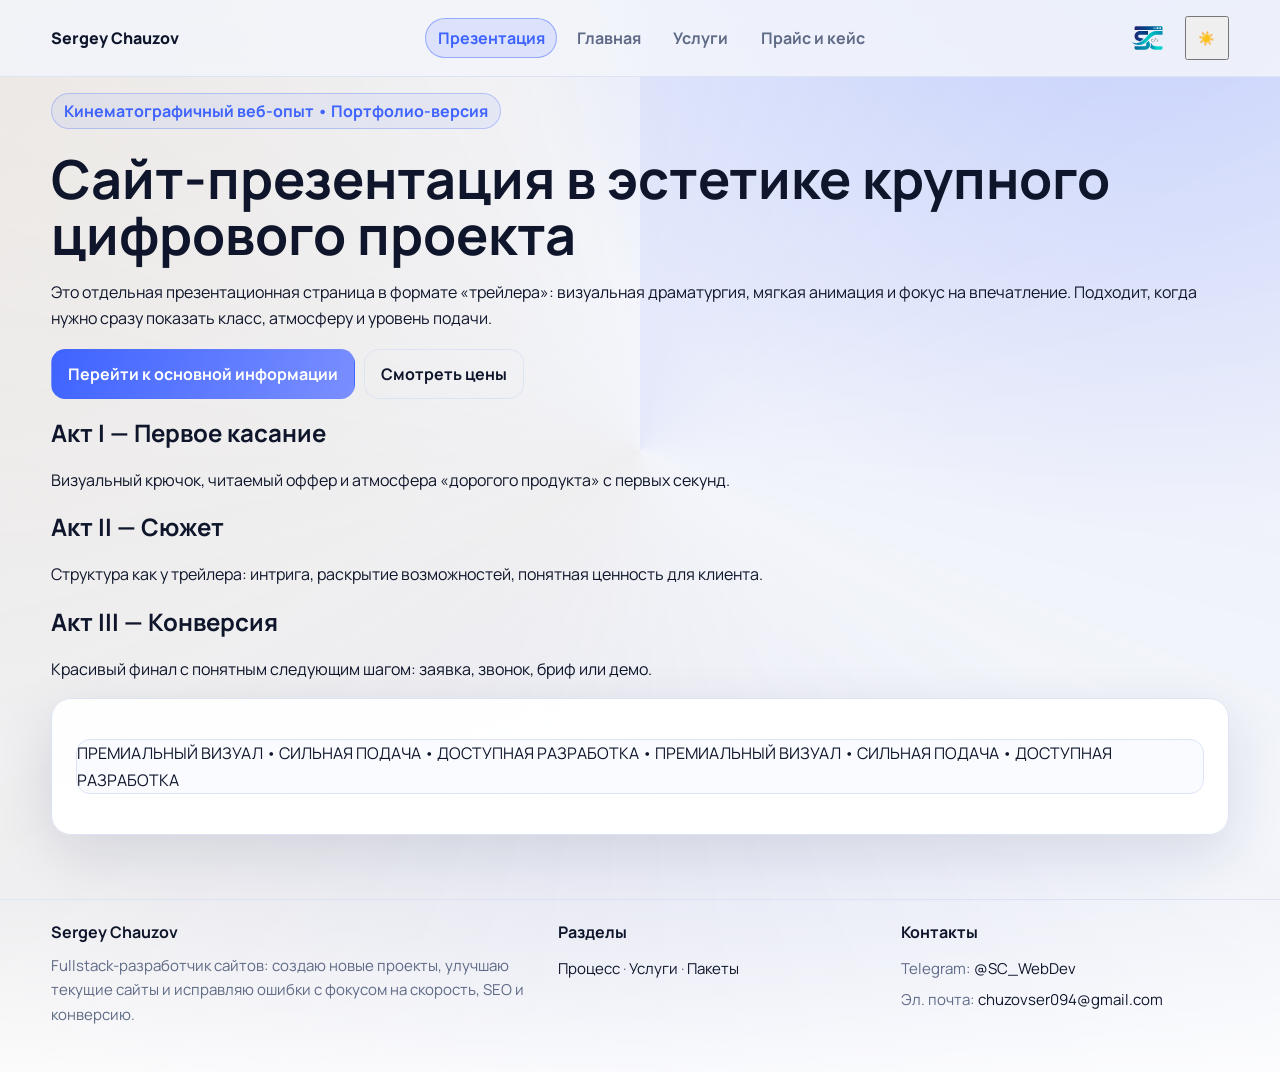
<file: presentation.html>
<!DOCTYPE html>
<html lang="ru">
<head>
  <meta charset="UTF-8" />
  <meta name="viewport" content="width=device-width, initial-scale=1.0" />
  <title>Sergey Chauzov — Презентация</title>
  <link rel="stylesheet" href="styles.css" />
  <script defer src="script.js"></script>
</head>
<body>
  <header class="header">
    <div class="container nav-wrap">
      <a class="brand" href="presentation.html">Sergey Chauzov</a>
      <nav class="nav">
        <a class="nav-link active" href="presentation.html">Презентация</a>
        <a class="nav-link" href="index.html">Главная</a>
        <a class="nav-link" href="services.html">Возможности</a>
        <a class="nav-link" href="example.html">Прайс и кейс</a>
      </nav>
      <div class="header-right">
        <img class="small-logo site-logo-transition" src="smalllogo.svg" alt="Логотип Sergey Chauzov" />
        <button class="burger" id="burgerBtn" aria-label="Открыть меню" aria-controls="mobileNav" aria-expanded="false"><span></span><span></span><span></span></button>
        <button id="themeToggle" class="theme-btn" aria-label="Сменить тему">🌓</button>
      </div>
    </div>
  </header>

  <main>
    <section class="container cinematic-hero reveal">
      <div class="hero-orb"></div>
      <p class="badge">Кинематографичный веб-опыт • Портфолио-версия</p>
      <h1 class="split-title">Сайт-презентация в эстетике крупного цифрового проекта</h1>
      <p>
        Это отдельная презентационная страница в формате «трейлера»: визуальная драматургия,
        мягкая анимация и фокус на впечатление. Подходит, когда нужно сразу показать класс,
        атмосферу и уровень подачи.
      </p>
      <div class="cta-row">
        <a class="btn btn-primary" href="index.html">Перейти к основной информации</a>
        <a class="btn" href="example.html">Смотреть цены</a>
      </div>
    </section>

    <section class="container poster-grid reveal">
      <article class="poster-card">
        <h2>Акт I — Первое касание</h2>
        <p>Визуальный крючок, читаемый оффер и атмосфера «дорогого продукта» с первых секунд.</p>
      </article>
      <article class="poster-card">
        <h2>Акт II — Сюжет</h2>
        <p>Структура как у трейлера: интрига, раскрытие возможностей, понятная ценность для клиента.</p>
      </article>
      <article class="poster-card">
        <h2>Акт III — Конверсия</h2>
        <p>Красивый финал с понятным следующим шагом: заявка, звонок, бриф или демо.</p>
      </article>
    </section>

    <section class="container card reveal marquee-block">
      <p class="marquee">ПРЕМИАЛЬНЫЙ ВИЗУАЛ • СИЛЬНАЯ ПОДАЧА • ДОСТУПНАЯ РАЗРАБОТКА • ПРЕМИАЛЬНЫЙ ВИЗУАЛ • СИЛЬНАЯ ПОДАЧА • ДОСТУПНАЯ РАЗРАБОТКА</p>
    </section>
  </main>

  <footer class="site-footer">
    <div class="container footer-grid">
      <div>
        <strong>Sergey Chauzov</strong>
        <p class="footer-meta">Fullstack-разработчик сайтов: создаю новые проекты, улучшаю текущие сайты и исправляю ошибки с фокусом на скорость, SEO и конверсию.</p>
      </div>
      <div>
        <strong>Разделы</strong>
        <p class="footer-meta"><a href="development.html">Процесс</a> · <a href="services.html">Услуги</a> · <a href="pricing.html">Пакеты</a></p>
      </div>
      <div>
        <strong>Контакты</strong>
        <p class="footer-meta">Telegram: <a href="https://t.me/SC_WebDev" target="_blank" rel="noopener noreferrer">@SC_WebDev</a><br />Эл. почта: <a href="mailto:chuzovser094@gmail.com">chuzovser094@gmail.com</a></p>
      </div>
    </div>
  </footer>
  <nav class="mobile-nav" id="mobileNav" aria-label="Мобильная навигация" aria-hidden="true">
    <button class="mobile-nav-backdrop" type="button" data-menu-close tabindex="-1" aria-hidden="true"></button>
    <div class="mobile-nav-panel" role="dialog" aria-modal="true" aria-label="Мобильное меню">
      <div class="mobile-nav-head">
        <p class="mobile-nav-caption">Презентация</p>
        <button class="mobile-nav-close" id="mobileNavClose" aria-label="Закрыть меню">✕</button>
      </div>
      <div class="mobile-nav-links">
        <a href="presentation.html">Презентация</a>
        <a href="index.html">Главная</a>
        <a href="services.html">Возможности</a>
        <a href="example.html">Прайс и кейс</a>
        <a href="info.html">Контакты</a>
      </div>
    </div>
  </nav>
  <button class="back-to-top" id="backToTop" aria-label="Наверх">↑</button>
</body>
</html>
</file>
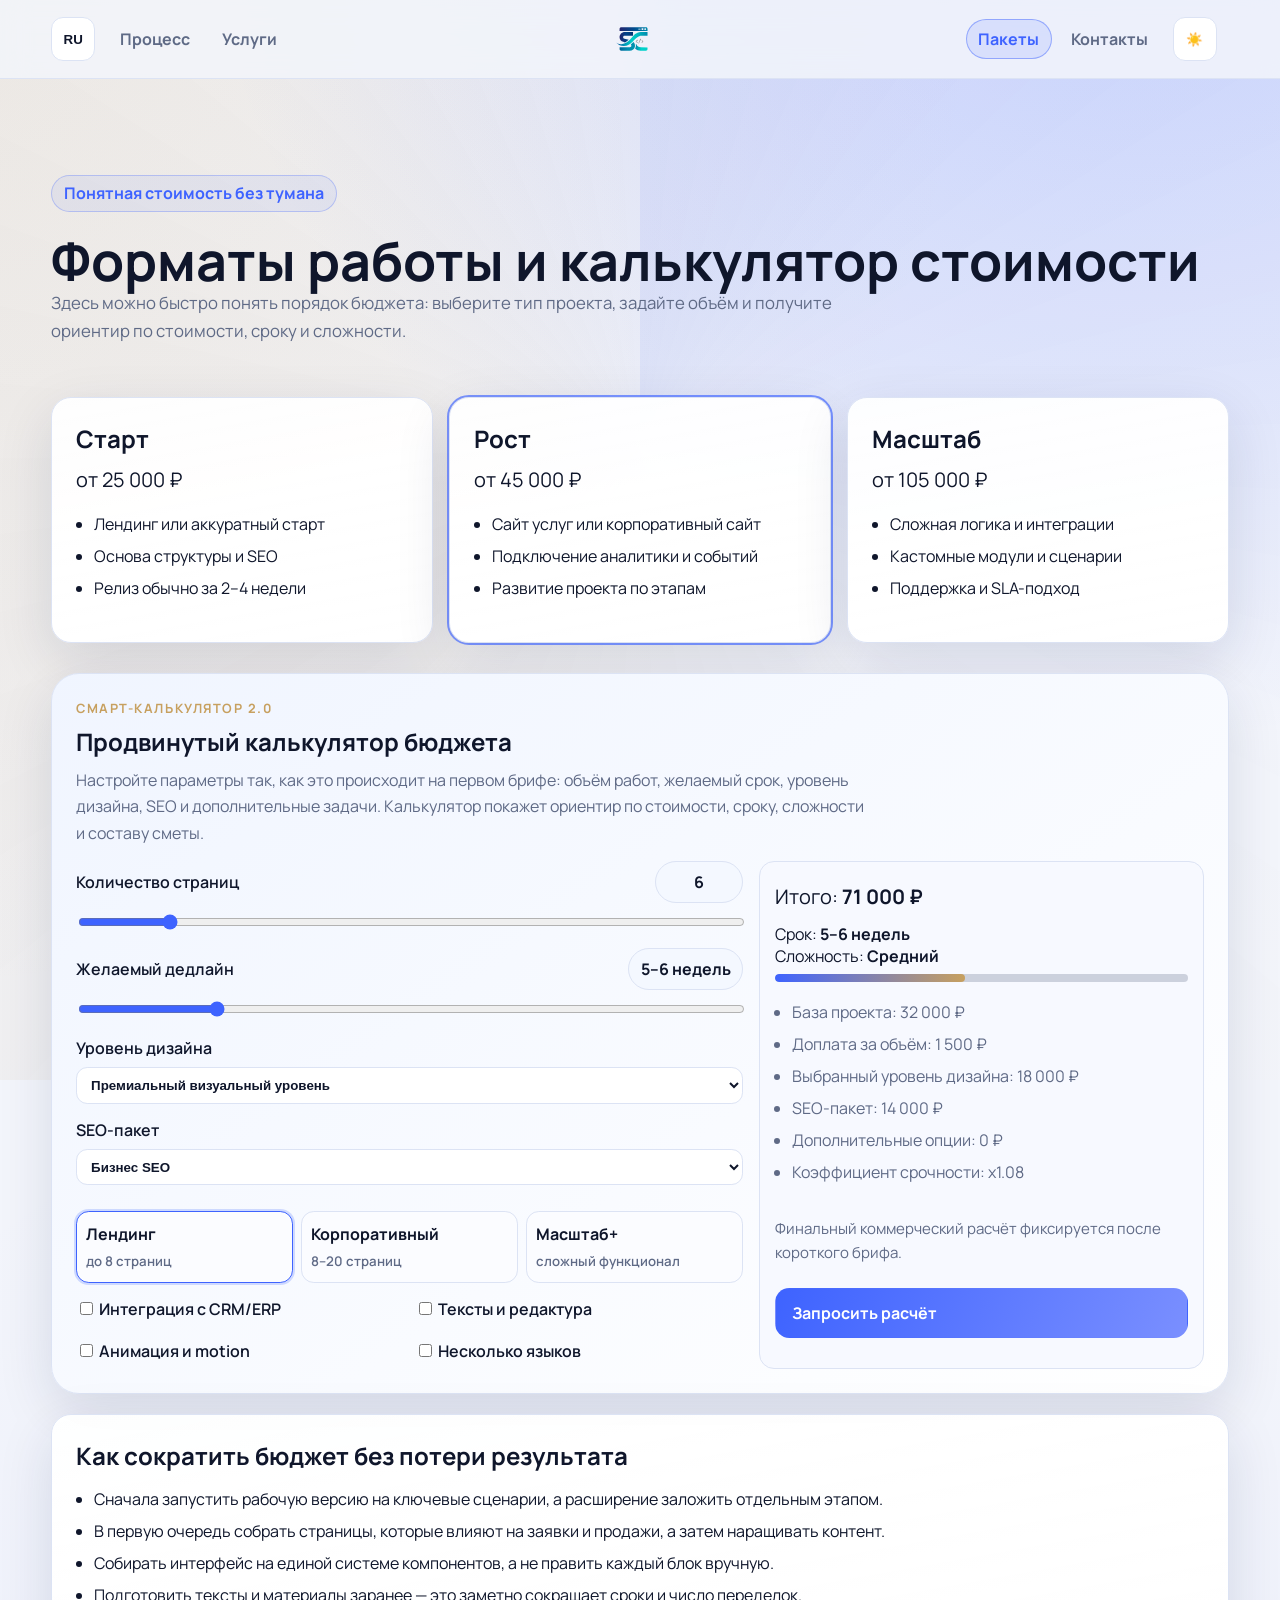
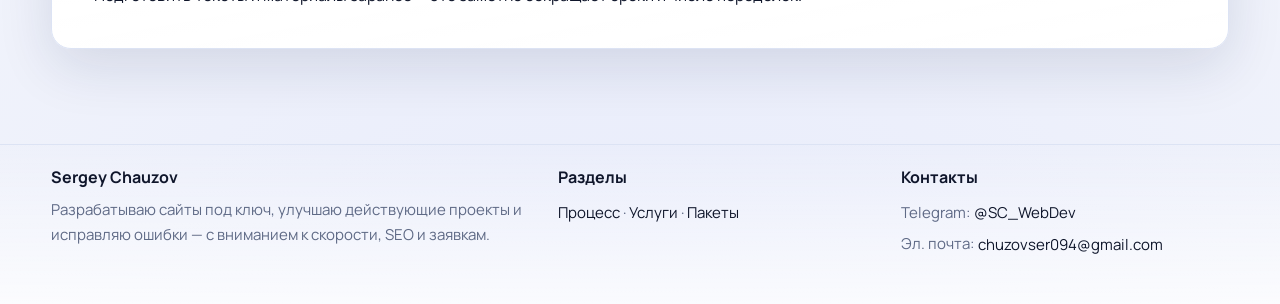
<file: pricing.html>
<!DOCTYPE html>
<html lang="ru">
<head>
  <meta charset="UTF-8" />
  <meta name="viewport" content="width=device-width, initial-scale=1.0" />
  <title>Sergey Chauzov — форматы работы и калькулятор стоимости</title>
  <meta name="description" content="Форматы работы по сайту, доработки и исправление ошибок с интерактивным калькулятором стоимости." />
  <link rel="canonical" href="https://sergey-chauzov.dev/pricing.html" />
  <link rel="alternate" hreflang="ru" href="https://sergey-chauzov.dev/pricing.html" />
  <link rel="alternate" hreflang="en" href="https://sergey-chauzov.dev/pricing.html?lang=en" />
  <link rel="stylesheet" href="styles.css" />
  <script defer src="script.js"></script>
</head>
<body>
  <header class="header">
    <div class="container topbar">
      <button id="langToggle" class="control-btn" aria-label="Переключить язык">RU</button>
      <nav class="nav"><a class="nav-link" href="development.html">Процесс</a><a class="nav-link" href="services.html">Услуги</a></nav>
      <a class="center-logo" href="index.html" aria-label="На главную"><img src="smalllogo.svg" class="small-logo site-logo-transition" alt="Логотип" /></a>
      <nav class="nav"><a class="nav-link active" href="pricing.html">Пакеты</a><a class="nav-link" href="info.html">Контакты</a></nav>
      <button class="burger" id="burgerBtn" aria-label="Открыть меню" aria-controls="mobileNav" aria-expanded="false"><span></span><span></span><span></span></button>
      <button id="themeToggle" class="control-btn" aria-label="Сменить тему">☀️</button>
    </div>
  </header>

  <main>
    <section class="container hero reveal">
      <p id="pricingBadge" class="badge">Понятная стоимость без тумана</p>
      <h1 id="pricingTitle">Форматы работы и калькулятор стоимости</h1>
      <p id="pricingLead" class="lead">Здесь можно быстро понять порядок бюджета: выберите тип проекта, задайте объём и получите ориентир по стоимости, сроку и сложности.</p>
    </section>

    <section class="container grid three reveal">
      <article class="card pricing-card">
        <h2>Старт</h2>
        <p class="price">от 25 000 ₽</p>
        <ul><li id="priceStart1">Лендинг или аккуратный старт</li><li id="priceStart2">Основа структуры и SEO</li><li id="priceStart3">Релиз обычно за 2–4 недели</li></ul>
      </article>
      <article class="card pricing-card featured">
        <h2>Рост</h2>
        <p class="price">от 45 000 ₽</p>
        <ul><li id="priceGrowth1">Сайт услуг или корпоративный сайт</li><li id="priceGrowth2">Подключение аналитики и событий</li><li id="priceGrowth3">Развитие проекта по этапам</li></ul>
      </article>
      <article class="card pricing-card">
        <h2>Масштаб</h2>
        <p class="price">от 105 000 ₽</p>
        <ul><li id="priceScale1">Сложная логика и интеграции</li><li id="priceScale2">Кастомные модули и сценарии</li><li id="priceScale3">Поддержка и SLA-подход</li></ul>
      </article>
    </section>

    <section class="container reveal">
      <article class="card estimator-shell premium-estimator">
        <div class="estimator-head">
          <p class="eyebrow">Смарт-калькулятор 2.0</p>
          <h2 id="calcTitle">Продвинутый калькулятор бюджета</h2>
          <p id="calcLead" class="section-lead">Настройте параметры так, как это происходит на первом брифе: объём работ, желаемый срок, уровень дизайна, SEO и дополнительные задачи. Калькулятор покажет ориентир по стоимости, сроку, сложности и составу сметы.</p>
        </div>
        <div class="estimator-grid">
          <div class="estimator-form">
            <div class="calc-range-stack">
              <div class="calc-range-head">
                <label id="calcPagesLabel" for="pageCount">Количество страниц</label>
                <output id="pageCountOutput" for="pageCount">6</output>
              </div>
              <input id="pageCount" type="range" min="1" max="40" value="6" />
            </div>

            <div class="calc-range-stack calc-range-stack-deadline">
              <div class="calc-range-head">
                <label id="calcDeadlineLabel" for="deadline">Желаемый дедлайн</label>
                <output id="deadlineOutput" for="deadline">5–6 недель</output>
              </div>
              <input id="deadline" type="range" min="0" max="10" value="2" />
            </div>

            <label id="calcDesignLabel" for="designLevel">Уровень дизайна</label>
            <select id="designLevel" class="calc-select">
              <option value="0">Аккуратная базовая подача</option>
              <option value="18000" selected>Премиальный визуальный уровень</option>
              <option value="36000">Выразительное арт-направление</option>
            </select>

            <label id="calcSeoLabel" for="seoPack">SEO-пакет</label>
            <select id="seoPack" class="calc-select">
              <option value="0">Базовый</option>
              <option value="14000" selected>Бизнес SEO</option>
              <option value="28000">SEO-кластер роста</option>
            </select>

            <div class="type-cards" id="projectTypeCards">
              <label class="type-card active"><input type="radio" name="projectType" value="32000" checked /><strong>Лендинг</strong><span>до 8 страниц</span></label>
              <label class="type-card"><input type="radio" name="projectType" value="58000" /><strong>Корпоративный</strong><span>8–20 страниц</span></label>
              <label class="type-card"><input type="radio" name="projectType" value="120000" /><strong>Масштаб+</strong><span>сложный функционал</span></label>
            </div>

            <div class="addon-grid">
              <label class="addon-item"><input type="checkbox" class="calc-addon" value="18000" /> Интеграция с CRM/ERP</label>
              <label class="addon-item"><input type="checkbox" class="calc-addon" value="12000" /> Тексты и редактура</label>
              <label class="addon-item"><input type="checkbox" class="calc-addon" value="22000" /> Анимация и motion</label>
              <label class="addon-item"><input type="checkbox" class="calc-addon" value="16000" /> Несколько языков</label>
            </div>
          </div>

          <aside class="estimator-summary" aria-live="polite">
            <p id="estimateLabel" class="estimate">Итого: <strong id="estimateValue">0 ₽</strong></p>
            <div class="estimator-meta">
              <p id="timelineLabel" class="timeline">Срок: <strong id="estimateTimeline">—</strong></p>
              <p id="complexityLabel" class="complexity">Сложность: <strong id="complexityValue">—</strong></p>
            </div>
            <div class="complexity-bar"><span id="complexityMeter"></span></div>
            <ul id="estimateBreakdown" class="estimate-breakdown"></ul>
            <p id="estimateHint" class="footer-meta">Финальный коммерческий расчёт фиксируется после короткого брифа.</p>
            <a id="pricingCta" class="btn btn-primary" href="info.html">Запросить расчёт</a>
          </aside>
        </div>
      </article>
    </section>

    <section class="container grid one reveal">
      <article class="card">
        <h2 id="optTitle">Как сократить бюджет без потери результата</h2>
        <ul>
          <li id="optLi1">Сначала запустить рабочую версию на ключевые сценарии, а расширение заложить отдельным этапом.</li>
          <li id="optLi2">В первую очередь собрать страницы, которые влияют на заявки и продажи, а затем наращивать контент.</li>
          <li id="optLi3">Собирать интерфейс на единой системе компонентов, а не править каждый блок вручную.</li>
          <li id="optLi4">Подготовить тексты и материалы заранее — это заметно сокращает сроки и число переделок.</li>
        </ul>
      </article>
    </section>
  </main>

  <footer class="site-footer">
    <div class="container footer-grid">
      <div>
        <strong>Sergey Chauzov</strong>
        <p id="footerLead" class="footer-meta">Разрабатываю сайты под ключ, улучшаю действующие проекты и исправляю ошибки — с вниманием к скорости, SEO и заявкам.</p>
      </div>
      <div>
        <strong id="footerSectionsTitle">Разделы</strong>
        <p class="footer-meta"><a href="development.html">Процесс</a> · <a href="services.html">Услуги</a> · <a href="pricing.html">Пакеты</a></p>
      </div>
      <div>
        <strong id="footerContactTitle">Контакты</strong>
        <p class="footer-meta">Telegram: <a href="https://t.me/SC_WebDev" target="_blank" rel="noopener noreferrer">@SC_WebDev</a><br />Эл. почта: <a href="mailto:chuzovser094@gmail.com">chuzovser094@gmail.com</a></p>
      </div>
    </div>
  </footer>
  <nav class="mobile-nav" id="mobileNav" aria-label="Мобильная навигация" aria-hidden="true">
    <button class="mobile-nav-backdrop" type="button" data-menu-close tabindex="-1" aria-hidden="true"></button>
    <div class="mobile-nav-panel" role="dialog" aria-modal="true" aria-label="Мобильное меню">
      <div class="mobile-nav-head">
        <p class="mobile-nav-caption">Пакеты</p>
        <button class="mobile-nav-close" id="mobileNavClose" aria-label="Закрыть меню">✕</button>
      </div>
      <div class="mobile-nav-links">
        <a href="index.html">Главная</a>
        <a href="development.html">Процесс</a>
        <a href="services.html">Услуги</a>
        <a href="pricing.html">Пакеты</a>
        <a href="info.html">Контакты</a>
      </div>
    </div>
  </nav>
  <button class="back-to-top" id="backToTop" aria-label="Наверх">↑</button>
</body>
</html>
</file>
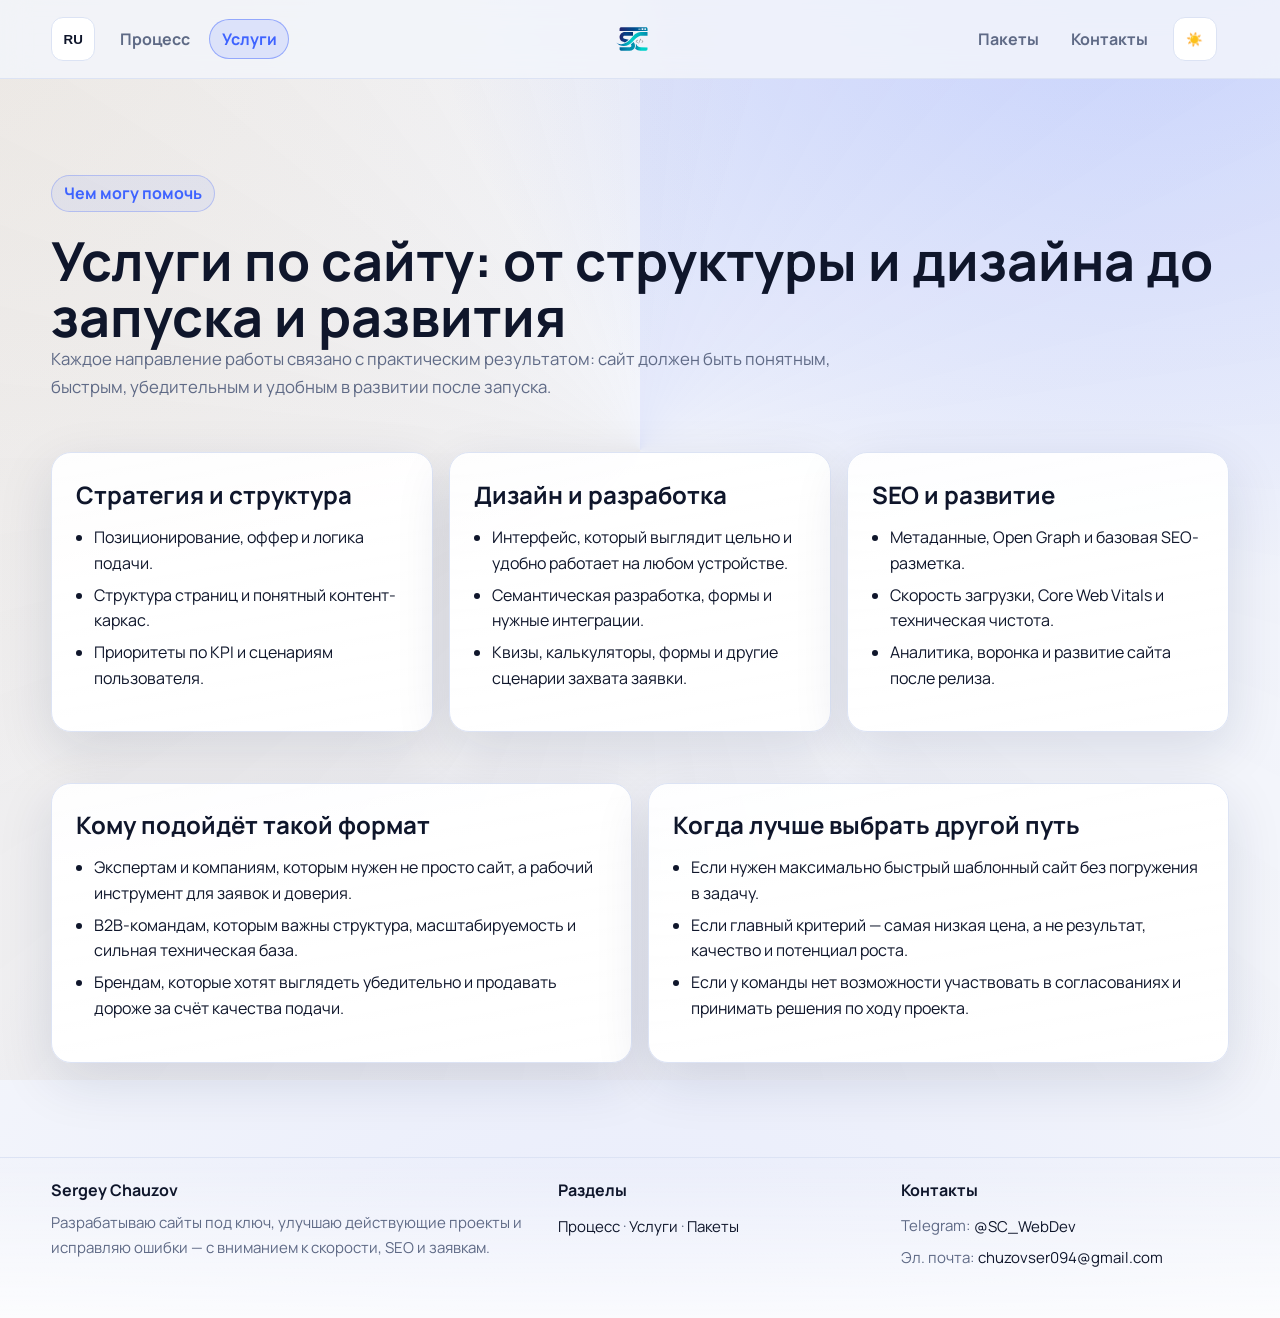
<file: services.html>
<!DOCTYPE html>
<html lang="ru">
<head>
  <meta charset="UTF-8" />
  <meta name="viewport" content="width=device-width, initial-scale=1.0" />
  <title>Sergey Chauzov — услуги по разработке и развитию сайтов</title>
  <meta name="description" content="Услуги по сайту: структура, дизайн, разработка, SEO, доработки и развитие после запуска." />
  <link rel="canonical" href="https://sergey-chauzov.dev/services.html" />
  <link rel="alternate" hreflang="ru" href="https://sergey-chauzov.dev/services.html" />
  <link rel="alternate" hreflang="en" href="https://sergey-chauzov.dev/services.html?lang=en" />
  <link rel="stylesheet" href="styles.css" />
  <script defer src="script.js"></script>
</head>
<body>
  <header class="header">
    <div class="container topbar">
      <button id="langToggle" class="control-btn" aria-label="Переключить язык">RU</button>
      <nav class="nav"><a class="nav-link" href="development.html">Процесс</a><a class="nav-link active" href="services.html">Услуги</a></nav>
      <a class="center-logo" href="index.html" aria-label="На главную"><img src="smalllogo.svg" class="small-logo site-logo-transition" alt="Логотип" /></a>
      <nav class="nav"><a class="nav-link" href="pricing.html">Пакеты</a><a class="nav-link" href="info.html">Контакты</a></nav>
      <button class="burger" id="burgerBtn" aria-label="Открыть меню" aria-controls="mobileNav" aria-expanded="false"><span></span><span></span><span></span></button>
      <button id="themeToggle" class="control-btn" aria-label="Сменить тему">☀️</button>
    </div>
  </header>

  <main>
    <section class="container hero reveal">
      <p id="servicesBadge" class="badge">Чем могу помочь</p>
      <h1 id="servicesTitle">Услуги по сайту: от структуры и дизайна до запуска и развития</h1>
      <p id="servicesLead" class="lead">Каждое направление работы связано с практическим результатом: сайт должен быть понятным, быстрым, убедительным и удобным в развитии после запуска.</p>
    </section>

    <section class="container grid three reveal">
      <article class="card"><h2>Стратегия и структура</h2><ul><li id="srv1Li1">Позиционирование, оффер и логика подачи.</li><li id="srv1Li2">Структура страниц и понятный контент-каркас.</li><li id="srv1Li3">Приоритеты по KPI и сценариям пользователя.</li></ul></article>
      <article class="card"><h2>Дизайн и разработка</h2><ul><li id="srv2Li1">Интерфейс, который выглядит цельно и удобно работает на любом устройстве.</li><li id="srv2Li2">Семантическая разработка, формы и нужные интеграции.</li><li id="srv2Li3">Квизы, калькуляторы, формы и другие сценарии захвата заявки.</li></ul></article>
      <article class="card"><h2>SEO и развитие</h2><ul><li id="srv3Li1">Метаданные, Open Graph и базовая SEO-разметка.</li><li id="srv3Li2">Скорость загрузки, Core Web Vitals и техническая чистота.</li><li id="srv3Li3">Аналитика, воронка и развитие сайта после релиза.</li></ul></article>
    </section>

    <section class="container grid two reveal">
      <article class="card">
        <h2 id="fitTitle">Кому подойдёт такой формат</h2>
        <ul>
          <li id="fitLi1">Экспертам и компаниям, которым нужен не просто сайт, а рабочий инструмент для заявок и доверия.</li>
          <li id="fitLi2">B2B-командам, которым важны структура, масштабируемость и сильная техническая база.</li>
          <li id="fitLi3">Брендам, которые хотят выглядеть убедительно и продавать дороже за счёт качества подачи.</li>
        </ul>
      </article>
      <article class="card">
        <h2 id="notFitTitle">Когда лучше выбрать другой путь</h2>
        <ul>
          <li id="notFitLi1">Если нужен максимально быстрый шаблонный сайт без погружения в задачу.</li>
          <li id="notFitLi2">Если главный критерий — самая низкая цена, а не результат, качество и потенциал роста.</li>
          <li id="notFitLi3">Если у команды нет возможности участвовать в согласованиях и принимать решения по ходу проекта.</li>
        </ul>
      </article>
    </section>
  </main>

  <footer class="site-footer">
    <div class="container footer-grid">
      <div>
        <strong>Sergey Chauzov</strong>
        <p id="footerLead" class="footer-meta">Разрабатываю сайты под ключ, улучшаю действующие проекты и исправляю ошибки — с вниманием к скорости, SEO и заявкам.</p>
      </div>
      <div>
        <strong id="footerSectionsTitle">Разделы</strong>
        <p class="footer-meta"><a href="development.html">Процесс</a> · <a href="services.html">Услуги</a> · <a href="pricing.html">Пакеты</a></p>
      </div>
      <div>
        <strong id="footerContactTitle">Контакты</strong>
        <p class="footer-meta">Telegram: <a href="https://t.me/SC_WebDev" target="_blank" rel="noopener noreferrer">@SC_WebDev</a><br />Эл. почта: <a href="mailto:chuzovser094@gmail.com">chuzovser094@gmail.com</a></p>
      </div>
    </div>
  </footer>
  <nav class="mobile-nav" id="mobileNav" aria-label="Мобильная навигация" aria-hidden="true">
    <button class="mobile-nav-backdrop" type="button" data-menu-close tabindex="-1" aria-hidden="true"></button>
    <div class="mobile-nav-panel" role="dialog" aria-modal="true" aria-label="Мобильное меню">
      <div class="mobile-nav-head">
        <p class="mobile-nav-caption">Услуги</p>
        <button class="mobile-nav-close" id="mobileNavClose" aria-label="Закрыть меню">✕</button>
      </div>
      <div class="mobile-nav-links">
        <a href="index.html">Главная</a>
        <a href="development.html">Процесс</a>
        <a href="services.html">Услуги</a>
        <a href="pricing.html">Пакеты</a>
        <a href="info.html">Контакты</a>
      </div>
    </div>
  </nav>
  <button class="back-to-top" id="backToTop" aria-label="Наверх">↑</button>
</body>
</html>
</file>
<file: styles.css>
@import url('https://fonts.googleapis.com/css2?family=Manrope:wght@400;500;600;700;800&display=swap');

@view-transition {
  navigation: auto;
}

:root {
  --bg: #f3f5fb;
  --surface: #ffffff;
  --surface-2: #edf2ff;
  --text: #0f162b;
  --muted: #5f6a86;
  --accent: #3e63ff;
  --accent-2: #7a8fff;
  --gold: #c7a05f;
  --border: #dce3f4;
  --radius: 20px;
  --radius-lg: 28px;
  --shadow: 0 18px 55px rgba(17, 32, 77, 0.12);
  --ring: 0 0 0 3px color-mix(in oklab, var(--accent), transparent 76%);
}

body.dark {
  --bg: #070b14;
  --surface: #121a2c;
  --surface-2: #1a2539;
  --text: #f1f6ff;
  --muted: #abb7cd;
  --accent: #5b82ff;
  --accent-2: #88a3ff;
  --gold: #dfbd79;
  --border: #273753;
  --shadow: 0 25px 65px rgba(0, 0, 0, 0.4);
}

* { box-sizing: border-box; }
html { scroll-behavior: smooth; }
body {
  margin: 0;
  font-family: Manrope, sans-serif;
  color: var(--text);
  background:
    radial-gradient(circle at 90% -12%, color-mix(in oklab, var(--accent), transparent 76%), transparent 40%),
    radial-gradient(circle at -8% -5%, color-mix(in oklab, var(--gold), transparent 87%), transparent 45%),
    radial-gradient(circle at 50% 110%, color-mix(in oklab, var(--accent-2), transparent 90%), transparent 50%),
    var(--bg);
  line-height: 1.65;
}

body::before {
  content: '';
  position: fixed;
  inset: -20vh -20vw;
  z-index: -2;
  background: conic-gradient(from 0deg, color-mix(in oklab, var(--accent), transparent 92%), transparent, color-mix(in oklab, var(--gold), transparent 93%), transparent);
  animation: spinBg 28s linear infinite;
  pointer-events: none;
}

.container { width: min(1180px, 92%); margin: 0 auto; }
main { padding-bottom: 3rem; }
.skip-link { position: absolute; left: -9999px; top: 10px; padding: .55rem .8rem; border-radius: 8px; background: var(--surface); border: 1px solid var(--border); }
.skip-link:focus { left: 10px; z-index: 100; }

.scroll-progress {
  position: fixed;
  inset: 0 auto auto 0;
  width: 0;
  height: 3px;
  background: linear-gradient(90deg, var(--accent), var(--gold));
  z-index: 90;
}

.header {
  position: sticky;
  top: 0;
  z-index: 40;
  backdrop-filter: blur(14px);
  background: color-mix(in oklab, var(--bg), transparent 15%);
  border-bottom: 1px solid var(--border);
}
.topbar { display: grid; grid-template-columns: auto 1fr auto 1fr auto auto; gap: .75rem; align-items: center; padding: .72rem 0; }
.burger { display: none; }
.nav { display: flex; gap: .45rem; flex-wrap: wrap; }
.nav:last-of-type { justify-content: flex-end; }
.nav-link { text-decoration: none; color: var(--muted); border: 1px solid transparent; border-radius: 999px; padding: .36rem .72rem; font-weight: 700; transition: .25s ease; }
.nav-link:hover,.nav-link.active { color: var(--text); border-color: var(--border); background: color-mix(in oklab, var(--accent), transparent 88%); }
.nav-link:focus-visible,.btn:focus-visible,.control-btn:focus-visible { outline: none; box-shadow: var(--ring); }
.center-logo { display: grid; place-items: center; justify-self: center; padding: .1rem; min-width: 52px; }
.center-logo-placeholder { pointer-events: none; visibility: hidden; }
.small-logo { width: 52px; height: 52px; display: block; }
.site-logo-transition { view-transition-name: site-logo; transform-origin: center; }
.control-btn { border: 1px solid var(--border); border-radius: .75rem; background: var(--surface); color: var(--text); font-weight: 700; padding: .42rem .62rem; cursor: pointer; }
#langToggle,
#themeToggle {
  width: 44px;
  height: 44px;
  padding: 0;
  display: inline-flex;
  align-items: center;
  justify-content: center;
  flex: 0 0 44px;
}

.hero { padding: 4rem 0 1.2rem; }
.hero-cinematic { display: grid; grid-template-columns: minmax(0, 1fr) minmax(320px, .82fr); gap: 1.25rem 2rem; align-items: start; }
.hero-brand { grid-column: 1 / -1; display: flex; flex-direction: column; align-items: center; justify-content: center; gap: .9rem; margin: 0 auto; text-align: center; }
.home-page .topbar { grid-template-columns: auto 1fr 1fr auto auto; }
.hero-brandmark { width: min(296px, 50vw); filter: drop-shadow(0 16px 30px rgba(49, 84, 255, .28)); }
.hero-brandline {
  display: inline-flex;
  align-items: center;
  justify-content: center;
  width: fit-content;
  max-width: 100%;
  margin: 0;
  padding: .25rem .74rem;
  color: var(--accent);
  font-size: .95rem;
  font-weight: 700;
  letter-spacing: .08em;
  text-transform: uppercase;
  border: 1px solid color-mix(in oklab, var(--accent), transparent 72%);
  border-radius: 999px;
  background: color-mix(in oklab, var(--accent), transparent 93%);
  box-shadow: 0 10px 28px color-mix(in oklab, var(--accent), transparent 92%);
}

::view-transition-old(site-logo),
::view-transition-new(site-logo) {
  animation-duration: .6s;
  animation-timing-function: cubic-bezier(.22, 1, .36, 1);
  mix-blend-mode: normal;
}

::view-transition-image-pair(site-logo) {
  isolation: auto;
}
.hero-copy { max-width: 760px; }
.hero-panel { position: relative; overflow: hidden; align-self: end; }
.hero-panel::after { content: ''; position: absolute; right: -30%; bottom: -70%; width: 240px; aspect-ratio: 1; border-radius: 50%; background: radial-gradient(circle, color-mix(in oklab, var(--accent), transparent 72%), transparent 70%); }
.hero-checks { margin: 0; padding-left: 1rem; }
.hero-checks li + li { margin-top: .45rem; }

.badge { display: inline-block; color: var(--accent); border: 1px solid color-mix(in oklab, var(--accent), transparent 72%); background: color-mix(in oklab, var(--accent), transparent 93%); border-radius: 999px; padding: .25rem .74rem; font-weight: 700; }
.eyebrow { margin: 0 0 .55rem; font-size: .8rem; letter-spacing: .12em; text-transform: uppercase; color: var(--gold); font-weight: 700; }
h1 { grid-column: 1 / -1; margin: .35rem 0 0; line-height: 1.04; font-size: clamp(2rem, 4.2vw, 4rem); max-width: none; }
h2 { line-height: 1.18; }
.lead { max-width: 840px; color: var(--muted); font-size: 1.05rem; margin: 0; }
.section-title { margin: 0 0 .85rem; font-size: clamp(1.45rem, 2.5vw, 2.2rem); }
.section-lead { margin: 0 0 .95rem; color: var(--muted); max-width: 790px; }

.kpi-strip { margin-top: 1rem; display: grid; grid-template-columns: repeat(4, minmax(0, 1fr)); gap: .78rem; }
.kpi { padding: .9rem; border-radius: 14px; border: 1px solid var(--border); background: color-mix(in oklab, var(--surface), var(--accent) 3%); }
.kpi strong { display: block; font-size: 1.2rem; }

.marquee-shell { padding: 1.4rem 0 .4rem; }
.marquee { overflow: hidden; border: 1px solid var(--border); border-radius: 14px; background: color-mix(in oklab, var(--surface), var(--accent) 3%); }
.marquee-track { display: flex; gap: .6rem; width: max-content; padding: .65rem; animation: marquee 28s linear infinite; }
.marquee-track span { border: 1px solid var(--border); border-radius: 999px; padding: .35rem .78rem; background: var(--surface); font-weight: 700; white-space: nowrap; }

.grid { display: grid; gap: 1rem; padding: 1.25rem 0 1.9rem; }
.grid.two { grid-template-columns: repeat(2, minmax(0, 1fr)); }
.grid.three { grid-template-columns: repeat(3, minmax(0, 1fr)); }
.grid.one { grid-template-columns: 1fr; }
.roadmap { display: grid; grid-template-columns: repeat(5, minmax(0, 1fr)); gap: .75rem; padding-bottom: 2rem; }

.card {
  background: linear-gradient(170deg, color-mix(in oklab, var(--surface), transparent 7%), var(--surface));
  border: 1px solid var(--border);
  border-radius: var(--radius);
  padding: 1.1rem;
  box-shadow: var(--shadow);
  transition: transform .32s ease, border-color .32s ease, box-shadow .32s ease;
}
.card:hover { transform: translateY(-2px); border-color: color-mix(in oklab, var(--accent), var(--border) 60%); }
.cinematic-card { position: relative; overflow: hidden; }
.cinematic-card::before { content: ''; position: absolute; inset: -35% -30% auto auto; width: 170px; aspect-ratio: 1; border-radius: 50%; background: radial-gradient(circle, color-mix(in oklab, var(--accent), transparent 77%), transparent 72%); }
.card h2,.card h3 { margin-top: .2rem; margin-bottom: .65rem; }

.cta-row { display: flex; flex-wrap: wrap; gap: .62rem; margin-top: 1.1rem; }
.btn { text-decoration: none; border: 1px solid var(--border); border-radius: .9rem; padding: .66rem .98rem; color: var(--text); font-weight: 700; transition: .22s ease; }
.btn:hover { transform: translateY(-1px); box-shadow: 0 10px 28px color-mix(in oklab, var(--accent), transparent 80%); }
.btn-primary { border-color: transparent; color: #fff; background: linear-gradient(115deg, var(--accent), var(--accent-2)); }

.showcase-link { display: flex; justify-content: space-between; gap: .75rem; text-decoration: none; border: 1px solid var(--border); border-radius: .85rem; padding: .75rem .84rem; color: var(--text); margin-top: .8rem; }

.pricing-card.featured { outline: 2px solid color-mix(in oklab, var(--accent), transparent 34%); }
.price { margin: .35rem 0; font-size: 1.25rem; }
.estimator-shell { padding: 1.3rem; background: linear-gradient(145deg, color-mix(in oklab, var(--surface), var(--accent) 7%), var(--surface)); }
.premium-estimator { border-radius: var(--radius-lg); }
.estimator-head { margin-bottom: .8rem; }
.estimator-grid { display: grid; grid-template-columns: 1.35fr .9fr; gap: 1rem; }
.estimator-form label { font-weight: 600; }
.type-cards { display: grid; grid-template-columns: repeat(3, minmax(0, 1fr)); gap: .5rem; margin-top: .8rem; }
.type-card { border: 1px solid var(--border); border-radius: .8rem; padding: .56rem; background: color-mix(in oklab, var(--surface), var(--accent) 2%); cursor: pointer; }
.type-card.active { border-color: var(--accent); box-shadow: 0 0 0 2px color-mix(in oklab, var(--accent), transparent 78%); }
.type-card input { display: none; }
.type-card span { display: block; margin-top: .22rem; font-size: .83rem; color: var(--muted); }
.calc-range-stack { display: grid; gap: .5rem; margin-bottom: .95rem; }
.calc-range-stack:last-of-type { margin-bottom: 0; }
.calc-range-head { display: flex; align-items: center; justify-content: space-between; gap: .75rem; }
.calc-range-stack label { margin: 0; }
.calc-range-head output { min-width: 5.5rem; padding: .42rem .72rem; border: 1px solid var(--border); border-radius: 999px; background: color-mix(in oklab, var(--surface), var(--accent) 5%); font-weight: 700; text-align: center; white-space: nowrap; }
.addon-grid { display: grid; grid-template-columns: repeat(2, minmax(0, 1fr)); gap: .36rem .65rem; margin-top: .55rem; }
.addon-item { display: block; margin: .3rem 0; }
.calc-select,input[type="range"] { width: 100%; border: 1px solid var(--border); border-radius: .7rem; background: var(--surface); color: var(--text); padding: .55rem .62rem; }
input[type="range"] { padding: 0; accent-color: var(--accent); }
.calc-select { font-weight: 600; margin: .35rem 0 .8rem; }
.estimator-summary { border: 1px solid var(--border); border-radius: 15px; padding: .92rem; background: color-mix(in oklab, var(--surface), var(--accent) 4%); display: flex; flex-direction: column; gap: .45rem; }
.estimate { margin: .2rem 0 .2rem; font-size: 1.25rem; }
.estimator-meta { display: grid; gap: .12rem; }
.timeline,.complexity { margin: 0; line-height: 1.3; }
.estimate-breakdown { margin: .65rem 0 1rem; padding-left: 1rem; color: var(--muted); }
.complexity-bar { height: .5rem; border-radius: 999px; background: color-mix(in oklab, var(--muted), transparent 72%); overflow: hidden; }
.complexity-bar span { display: block; height: 100%; width: 20%; border-radius: inherit; background: linear-gradient(90deg, var(--accent), var(--gold)); transition: width .45s ease; }

.site-footer { border-top: 1px solid var(--border); margin-top: 1rem; padding: 1.2rem 0 1.8rem; background: linear-gradient(180deg, transparent, color-mix(in oklab, var(--surface), transparent 24%)); }
.footer-grid { display: grid; grid-template-columns: 1.5fr 1fr 1fr; gap: 1rem; }
.footer-grid a { color: var(--text); text-decoration: none; }
.footer-meta,.legal { color: var(--muted); }
.footer-meta { margin-top: .5rem; font-size: .94rem; }
.legal { margin-top: .6rem; font-size: .95rem; }

.reveal { opacity: 0; transform: translateY(16px); transition: opacity .7s ease, transform .7s ease; }
.reveal.in-view { opacity: 1; transform: translateY(0); }

.nav-wrap { display: flex; align-items: center; justify-content: space-between; gap: 1rem; padding: .75rem 0; }
.brand { color: var(--text); text-decoration: none; font-weight: 800; }
.header-right { display: flex; align-items: center; gap: .6rem; }

@keyframes spinBg { to { transform: rotate(1turn); } }
@keyframes marquee { to { transform: translateX(-50%); } }

@media (max-width: 980px) {
  .topbar { grid-template-columns: 1fr auto 1fr; }
  .topbar .nav { grid-column: 1 / -1; justify-content: center; }
  .nav:last-of-type { justify-content: center; }
  .hero-cinematic,.grid.two,.grid.three,.roadmap,.kpi-strip,.type-cards,.footer-grid,.estimator-grid,.addon-grid { grid-template-columns: 1fr; }
  .hero { padding-top: 2.8rem; }
  .hero-brand { flex-direction: column; align-items: flex-start; }
  .calc-range-head { align-items: flex-start; flex-direction: column; }
}


@media (max-width: 620px) {
  .container { width: min(1180px, 94%); }
  .nav { gap: .3rem; }
  .nav-link { padding: .3rem .55rem; font-size: .92rem; }
  .control-btn { padding: .35rem .52rem; }
  .cta-row .btn { width: 100%; text-align: center; }
}

@media (prefers-reduced-motion: reduce) {
  *, *::before, *::after { animation: none !important; transition-duration: 0s !important; }
  html { scroll-behavior: auto; }
  .site-logo-transition { view-transition-name: none !important; }
}

/* ===== IMPROVEMENTS: Mobile, Design, UX ===== */

body.menu-open {
  overflow: hidden;
}

/* Hamburger menu for mobile */
.burger {
  display: none;
  position: relative;
  align-items: center;
  justify-content: center;
  width: 46px;
  height: 46px;
  background: color-mix(in oklab, var(--surface), var(--accent) 4%);
  border: 1px solid color-mix(in oklab, var(--border), var(--accent) 22%);
  border-radius: .95rem;
  padding: 0;
  cursor: pointer;
  box-shadow: 0 10px 24px color-mix(in oklab, var(--accent), transparent 88%);
  transition: transform .35s cubic-bezier(.22, 1, .36, 1), box-shadow .35s ease, border-color .35s ease, background-color .35s ease;
}
.burger:hover {
  transform: translateY(-1px);
  border-color: color-mix(in oklab, var(--accent), var(--border) 58%);
  box-shadow: 0 16px 34px color-mix(in oklab, var(--accent), transparent 80%);
}
.burger span {
  position: absolute;
  width: 18px;
  height: 2px;
  background: var(--text);
  border-radius: 999px;
  transform-origin: center;
  transition: transform .55s cubic-bezier(.22, 1, .36, 1), opacity .28s ease, width .35s ease, background-color .35s ease;
}
.burger span:nth-child(1) { transform: translateY(-6px); }
.burger span:nth-child(2) { width: 14px; }
.burger span:nth-child(3) { transform: translateY(6px); }
.burger.open {
  background: color-mix(in oklab, var(--surface), var(--accent) 8%);
  border-color: color-mix(in oklab, var(--accent), var(--border) 45%);
}
.burger.open span:nth-child(1) { transform: translateY(-6px); }
.burger.open span:nth-child(2) { opacity: 1; transform: none; width: 14px; }
.burger.open span:nth-child(3) { transform: translateY(6px); }

/* Mobile nav drawer */
.mobile-nav {
  display: none;
  position: fixed;
  inset: 0;
  z-index: 200;
  opacity: 0;
  visibility: hidden;
  pointer-events: none;
  transition: opacity .42s ease, visibility .42s ease;
}
.mobile-nav.open {
  opacity: 1;
  visibility: visible;
  pointer-events: auto;
}
.mobile-nav-backdrop {
  position: absolute;
  inset: 0;
  border: 0;
  background: color-mix(in oklab, var(--bg), transparent 28%);
  backdrop-filter: blur(18px) saturate(115%);
  -webkit-backdrop-filter: blur(18px) saturate(115%);
  opacity: 0;
  transition: opacity .42s ease;
}
.mobile-nav.open .mobile-nav-backdrop {
  opacity: 1;
}
.mobile-nav-panel {
  position: absolute;
  top: 0;
  right: 0;
  display: flex;
  flex-direction: column;
  gap: 1.25rem;
  width: min(430px, 100%);
  min-height: 100%;
  padding: clamp(1rem, 3vw, 1.4rem);
  background: linear-gradient(180deg, color-mix(in oklab, var(--surface), var(--accent) 6%), color-mix(in oklab, var(--surface), var(--gold) 3%));
  border-left: 1px solid color-mix(in oklab, var(--border), var(--accent) 20%);
  box-shadow: -28px 0 80px rgba(8, 14, 28, 0.18);
  transform: translate3d(2rem, 0, 0) scale(.985);
  opacity: 0;
  transition: transform .55s cubic-bezier(.22, 1, .36, 1), opacity .42s ease;
}
.mobile-nav.open .mobile-nav-panel {
  transform: translate3d(0, 0, 0) scale(1);
  opacity: 1;
}
.mobile-nav-head {
  display: flex;
  align-items: center;
  justify-content: space-between;
  gap: 1rem;
}
.mobile-nav-caption {
  margin: 0;
  color: var(--muted);
  font-size: .8rem;
  letter-spacing: .16em;
  text-transform: uppercase;
  font-weight: 800;
}
.mobile-nav-close {
  display: inline-flex;
  align-items: center;
  justify-content: center;
  width: 44px;
  height: 44px;
  background: color-mix(in oklab, var(--surface), var(--accent) 4%);
  border: 1px solid var(--border);
  border-radius: .95rem;
  font-size: 1.15rem;
  cursor: pointer;
  color: var(--text);
  transition: transform .3s cubic-bezier(.22, 1, .36, 1), border-color .3s ease, background-color .3s ease;
}
.mobile-nav-close:hover {
  transform: rotate(90deg);
  border-color: color-mix(in oklab, var(--accent), var(--border) 55%);
}
.mobile-nav-links {
  display: grid;
  gap: .55rem;
}
.mobile-nav a {
  display: flex;
  align-items: center;
  justify-content: space-between;
  gap: .75rem;
  text-decoration: none;
  color: var(--text);
  font-size: clamp(1rem, 3.8vw, 1.2rem);
  font-weight: 800;
  padding: .9rem 1rem;
  border-radius: 1rem;
  border: 1px solid transparent;
  background: color-mix(in oklab, var(--surface), transparent 10%);
  box-shadow: inset 0 1px 0 color-mix(in oklab, #fff, transparent 76%);
  transform: translateX(18px);
  opacity: 0;
  transition: transform .5s cubic-bezier(.22, 1, .36, 1), opacity .36s ease, border-color .25s ease, background-color .25s ease, color .25s ease;
}
.mobile-nav a::after {
  content: '→';
  color: color-mix(in oklab, var(--accent), var(--text) 18%);
  font-size: .95em;
  transform: translateX(-4px);
  opacity: .72;
  transition: transform .25s ease, opacity .25s ease;
}
.mobile-nav.open a {
  transform: translateX(0);
  opacity: 1;
}
.mobile-nav.open a:nth-child(1) { transition-delay: .06s; }
.mobile-nav.open a:nth-child(2) { transition-delay: .1s; }
.mobile-nav.open a:nth-child(3) { transition-delay: .14s; }
.mobile-nav.open a:nth-child(4) { transition-delay: .18s; }
.mobile-nav.open a:nth-child(5) { transition-delay: .22s; }
.mobile-nav a:hover,
.mobile-nav a:focus-visible {
  border-color: color-mix(in oklab, var(--accent), var(--border) 56%);
  background: color-mix(in oklab, var(--accent), transparent 90%);
  outline: none;
}
.mobile-nav a:hover::after,
.mobile-nav a:focus-visible::after,
.mobile-nav a.active::after {
  transform: translateX(0);
  opacity: 1;
}

/* Active nav link indicator */
.nav-link.active {
  color: var(--accent) !important;
  border-color: color-mix(in oklab, var(--accent), transparent 55%) !important;
  background: color-mix(in oklab, var(--accent), transparent 88%) !important;
}
.mobile-nav a.active {
  color: var(--accent);
  border-color: color-mix(in oklab, var(--accent), transparent 62%);
  background: color-mix(in oklab, var(--accent), transparent 90%);
}

/* Back to top button */
.back-to-top {
  position: fixed;
  bottom: 1.5rem;
  right: 1.5rem;
  z-index: 50;
  width: 46px;
  height: 46px;
  border-radius: 50%;
  background: linear-gradient(135deg, var(--accent), var(--accent-2));
  border: none;
  color: #fff;
  font-size: 1.1rem;
  cursor: pointer;
  display: flex;
  align-items: center;
  justify-content: center;
  box-shadow: 0 6px 20px color-mix(in oklab, var(--accent), transparent 55%);
  opacity: 0;
  transform: translateY(10px);
  transition: opacity .3s, transform .3s;
  pointer-events: none;
}
.back-to-top.visible {
  opacity: 1;
  transform: translateY(0);
  pointer-events: all;
}

/* Cards: slightly more padding on large screens */
@media (min-width: 981px) {
  .card { padding: 1.5rem; }
  .hero { padding: 5rem 0 2rem; }
  .hero-cinematic { gap: 1.5rem 2.5rem; }
  .hero-copy { padding-right: 1rem; }
  .hero-panel { margin-top: auto; }
  .kpi-strip { margin-top: 1.5rem; }
  .kpi { padding: 1.2rem; }
}

/* ===== IMPROVED MOBILE ===== */
@media (max-width: 980px) {
  .burger { display: inline-flex; }
  .topbar .nav,
  .topbar .nav:last-of-type,
  .nav-wrap .nav { display: none !important; }
  .mobile-nav { display: block; }

  .topbar {
    grid-template-columns: auto 1fr auto auto;
    gap: .5rem;
  }
  .home-page .topbar {
    grid-template-columns: auto 1fr auto auto;
  }
  .center-logo { justify-self: start; }
  .center-logo-placeholder { display: none; }
  .nav-wrap {
    grid-template-columns: 1fr auto;
    align-items: center;
  }
  .header-right {
    margin-left: auto;
  }

  h1 { font-size: clamp(1.75rem, 6vw, 3rem); }
  .hero { padding-top: 2rem; padding-bottom: 1rem; }
  .hero-brand { gap: .55rem; align-items: flex-start; margin: 0; text-align: left; }
  .hero-brandmark { width: min(208px, 56vw); }
  .hero-brandline { font-size: .8rem; letter-spacing: .06em; }
  .home-page #themeToggle {
    font-size: 1rem;
    justify-self: end;
  }
  .hero-copy { max-width: none; }
  .kpi strong { font-size: 1.05rem; }

  .hero-cinematic,
  .grid.two,
  .grid.three,
  .roadmap,
  .kpi-strip,
  .type-cards,
  .footer-grid,
  .estimator-grid,
  .addon-grid { grid-template-columns: 1fr; }

  .grid { padding: .75rem 0 1.25rem; }
  .card { padding: 1rem; }
  .cta-row { flex-direction: column; }
  .cta-row .btn { width: 100%; text-align: center; }
  .footer-grid { gap: 1.5rem; }
  .footer-grid > div { text-align: center; }
  .marquee-shell { padding: .8rem 0; }
  .container { margin-bottom: .5rem; }
  main > .container + .container { margin-top: .25rem; }
  .hero-panel { margin-top: .5rem; }
  .estimator-grid { gap: .75rem; }
  .type-cards { grid-template-columns: repeat(3, minmax(0, 1fr)); gap: .4rem; }
}

@media (max-width: 620px) {
  .container { width: min(1180px, 95%); }
  h1 { font-size: clamp(1.55rem, 7vw, 2.4rem); line-height: 1.1; }
  .section-title { font-size: clamp(1.2rem, 5vw, 1.6rem); }
  .lead { font-size: .97rem; }
  .badge { font-size: .78rem; }
  .hero-brandline {
    width: 100%;
    justify-content: flex-start;
    text-align: left;
    padding-left: .9rem;
    padding-right: 0;
    line-height: 1.45;
    white-space: normal;
  }
  .btn { padding: .62rem .9rem; font-size: .96rem; }
  .kpi strong { font-size: 1rem; }
  .kpi span { font-size: .84rem; }
  .small-logo { width: 44px; height: 44px; }
  .back-to-top { bottom: 1rem; right: 1rem; }
  .mobile-nav-panel { padding: 1rem .9rem 1.15rem; }
  .mobile-nav a { padding: .85rem .9rem; }

  .card { padding: .85rem; border-radius: 16px; }
  .hero-brand { padding: 0; }
  .type-cards { grid-template-columns: repeat(3, minmax(0, 1fr)); gap: .3rem; }
  .type-card { padding: .4rem .3rem; font-size: .82rem; }
  .showcase-link { flex-direction: column; gap: .4rem; }
}

.footer-meta a { padding: .2rem 0; display: inline-block; }

@media (hover: none) {
  .card:hover { transform: none; }
  .burger:hover,
  .mobile-nav-close:hover { transform: none; }
}

@media (min-width: 621px) and (max-width: 980px) {
  .grid.three { grid-template-columns: repeat(3, 1fr); }
  .grid.two { grid-template-columns: repeat(2, 1fr); }
  .kpi-strip { grid-template-columns: repeat(2, 1fr); }
  .footer-grid { grid-template-columns: repeat(3, 1fr); }
}

.burger:focus-visible,
.mobile-nav-close:focus-visible {
  outline: none;
  box-shadow: var(--ring);
}

.btn[href*="t.me"] {
  background: linear-gradient(115deg, #229ED9, #1c87ba);
  border-color: transparent;
  color: #fff;
}
.btn[href*="t.me"]:hover {
  box-shadow: 0 10px 28px rgba(34,158,217,.4);
}

.qr-img { border-radius: 12px; border: 1px solid var(--border); }

article.card ul { padding-left: 1.1rem; }
article.card ul li { margin-bottom: .4rem; line-height: 1.6; }
article.card ul li:last-child { margin-bottom: 0; }
</file>
